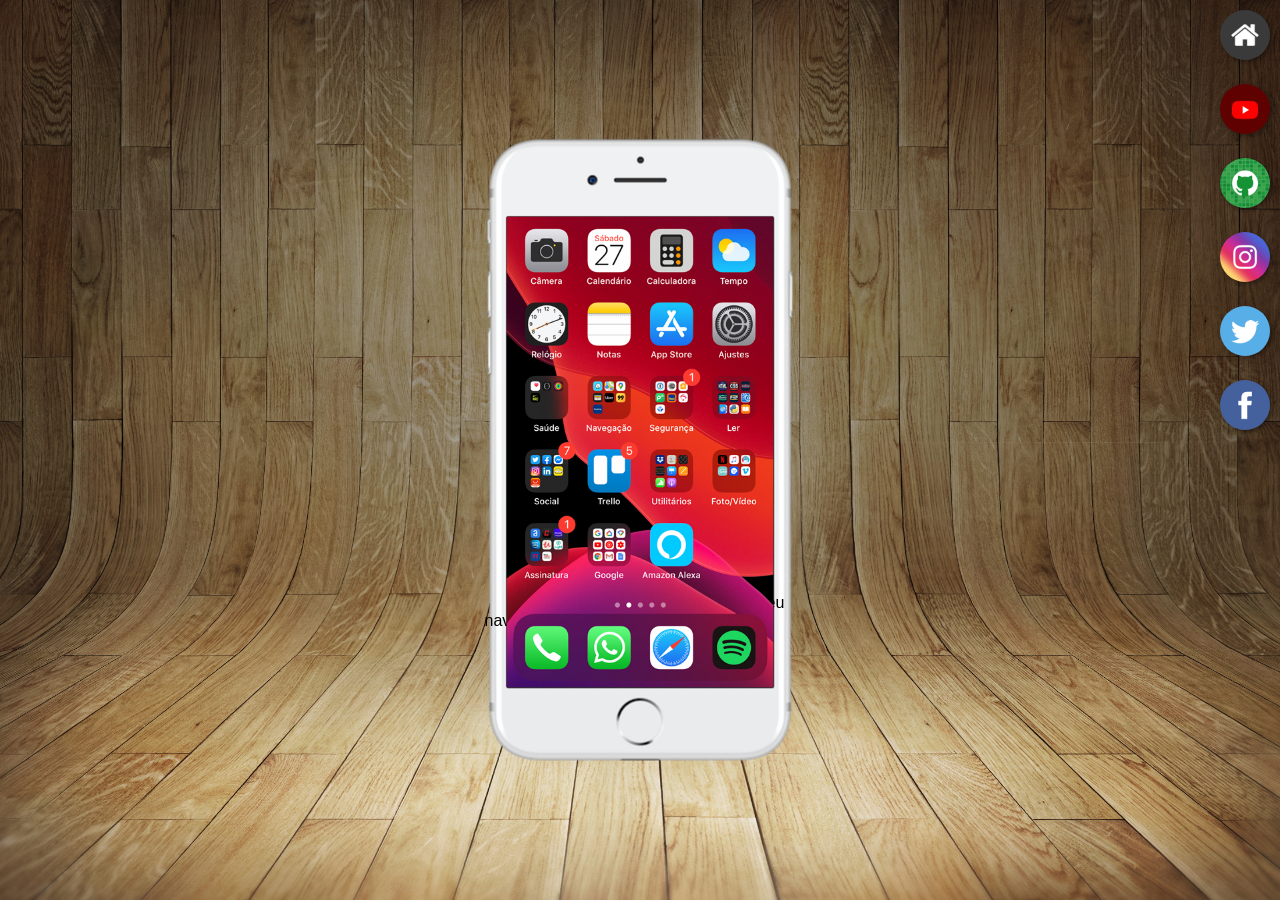
<file: index.html>
<!DOCTYPE html>
<html lang="pt-br">
<head>
    <meta charset="UTF-8">
    <meta name="viewport" content="width=device-width, initial-scale=1.0">
    <link rel="shortcut icon" href="favicon.ico" type="image/x-icon">
    <link rel="stylesheet" href="estilos/style.css">
    <title>Projeto Rede Sociais</title>
</head>
<body>
    <main>
        <section id="telefone">
            <iframe src="home.html" name="tela" id="tela" frameborder="0"></iframe>
            Seu navegador não é compatível com isso.
        </section>
        <section id="redes-sociais">
            <a href="home.html" target="tela"><img src="imagens/logo-home.jpg" alt=""></a><br>
            <a href="youtube.html" target="tela"><img src="imagens/logo-youtube.jpg" alt=""></a><br>
            <a href="github.html" target="tela"><img src="imagens/logo-github.jpg" alt=""></a><br>
            <a href="instagram.html" target="tela"><img src="imagens/logo-instagram.jpg" alt=""></a><br>
            <a href="twitter.html" target="tela"><img src="imagens/logo-twitter.jpg" alt=""></a><br>
            <a href="facebook.html" target="tela"><img src="imagens/logo-facebook.jpg" alt=""></a>

        </section>
    </main>
</body>
</html>
</file>
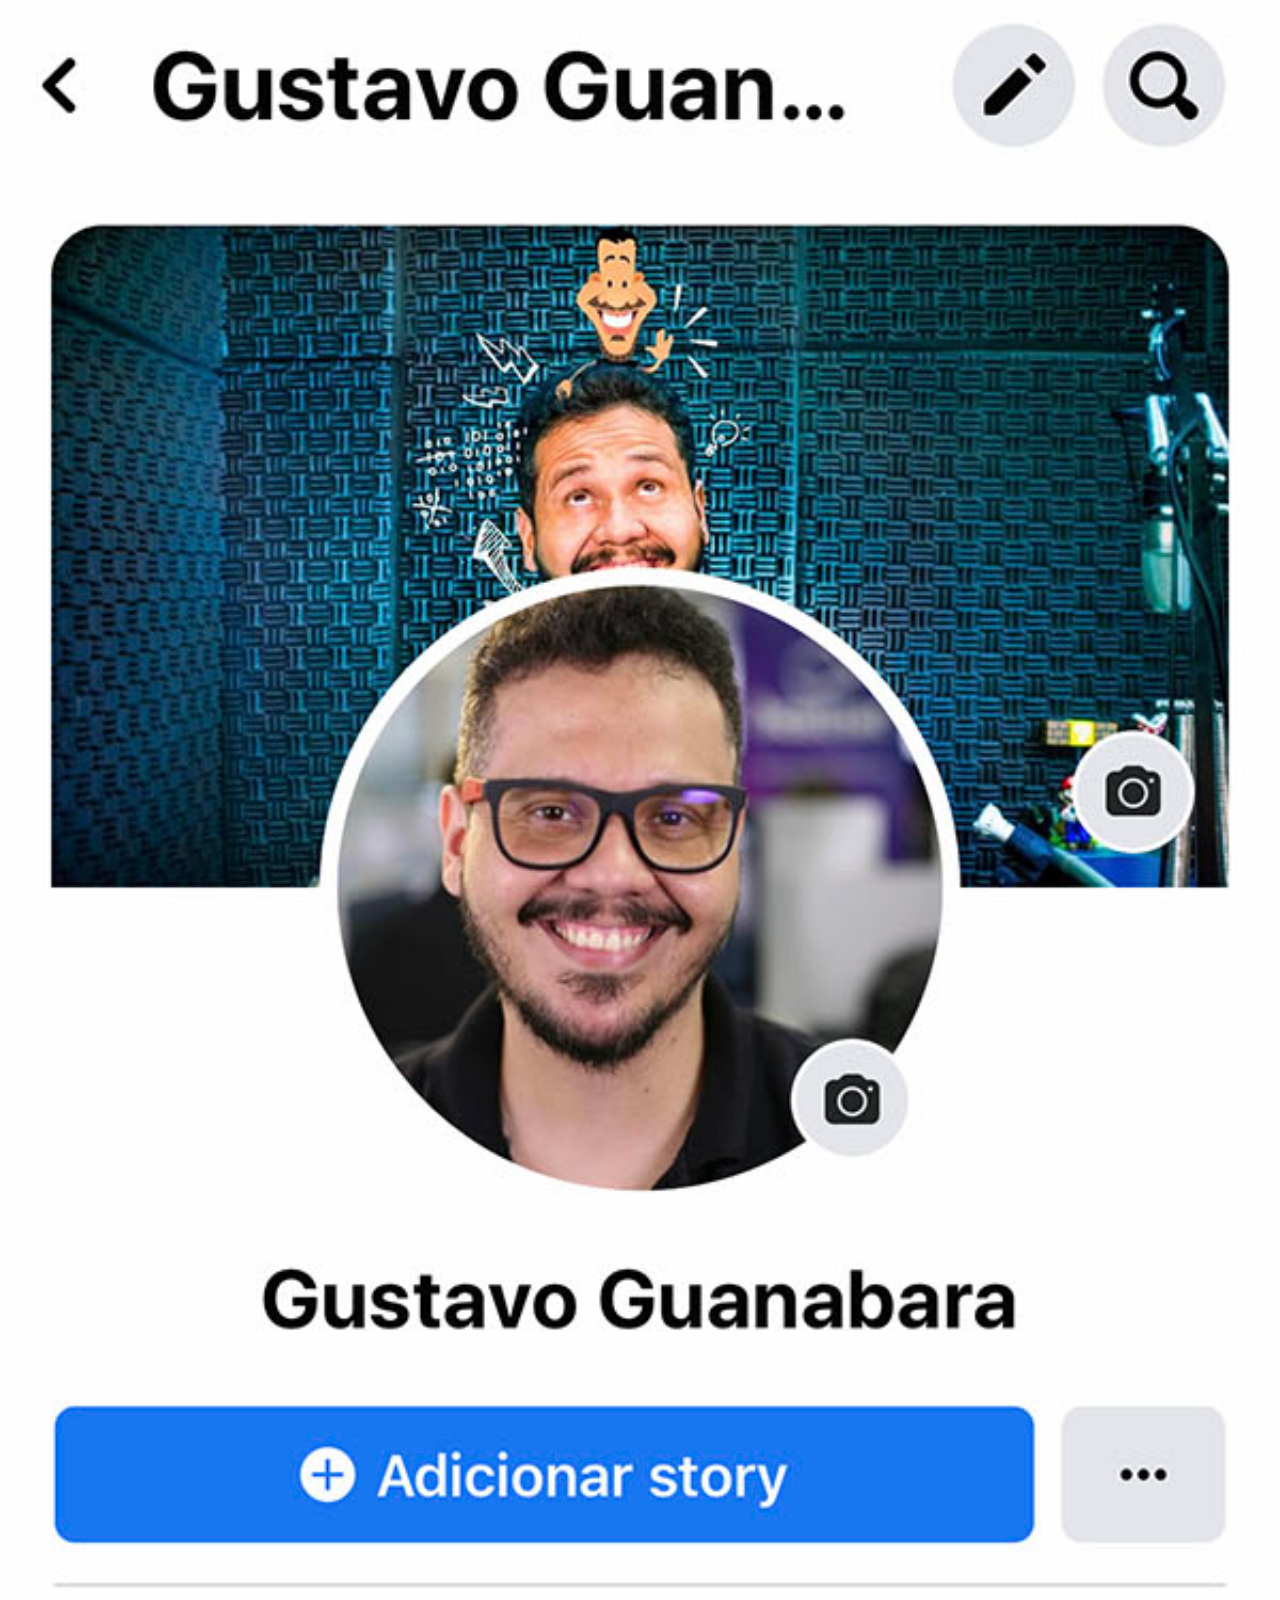
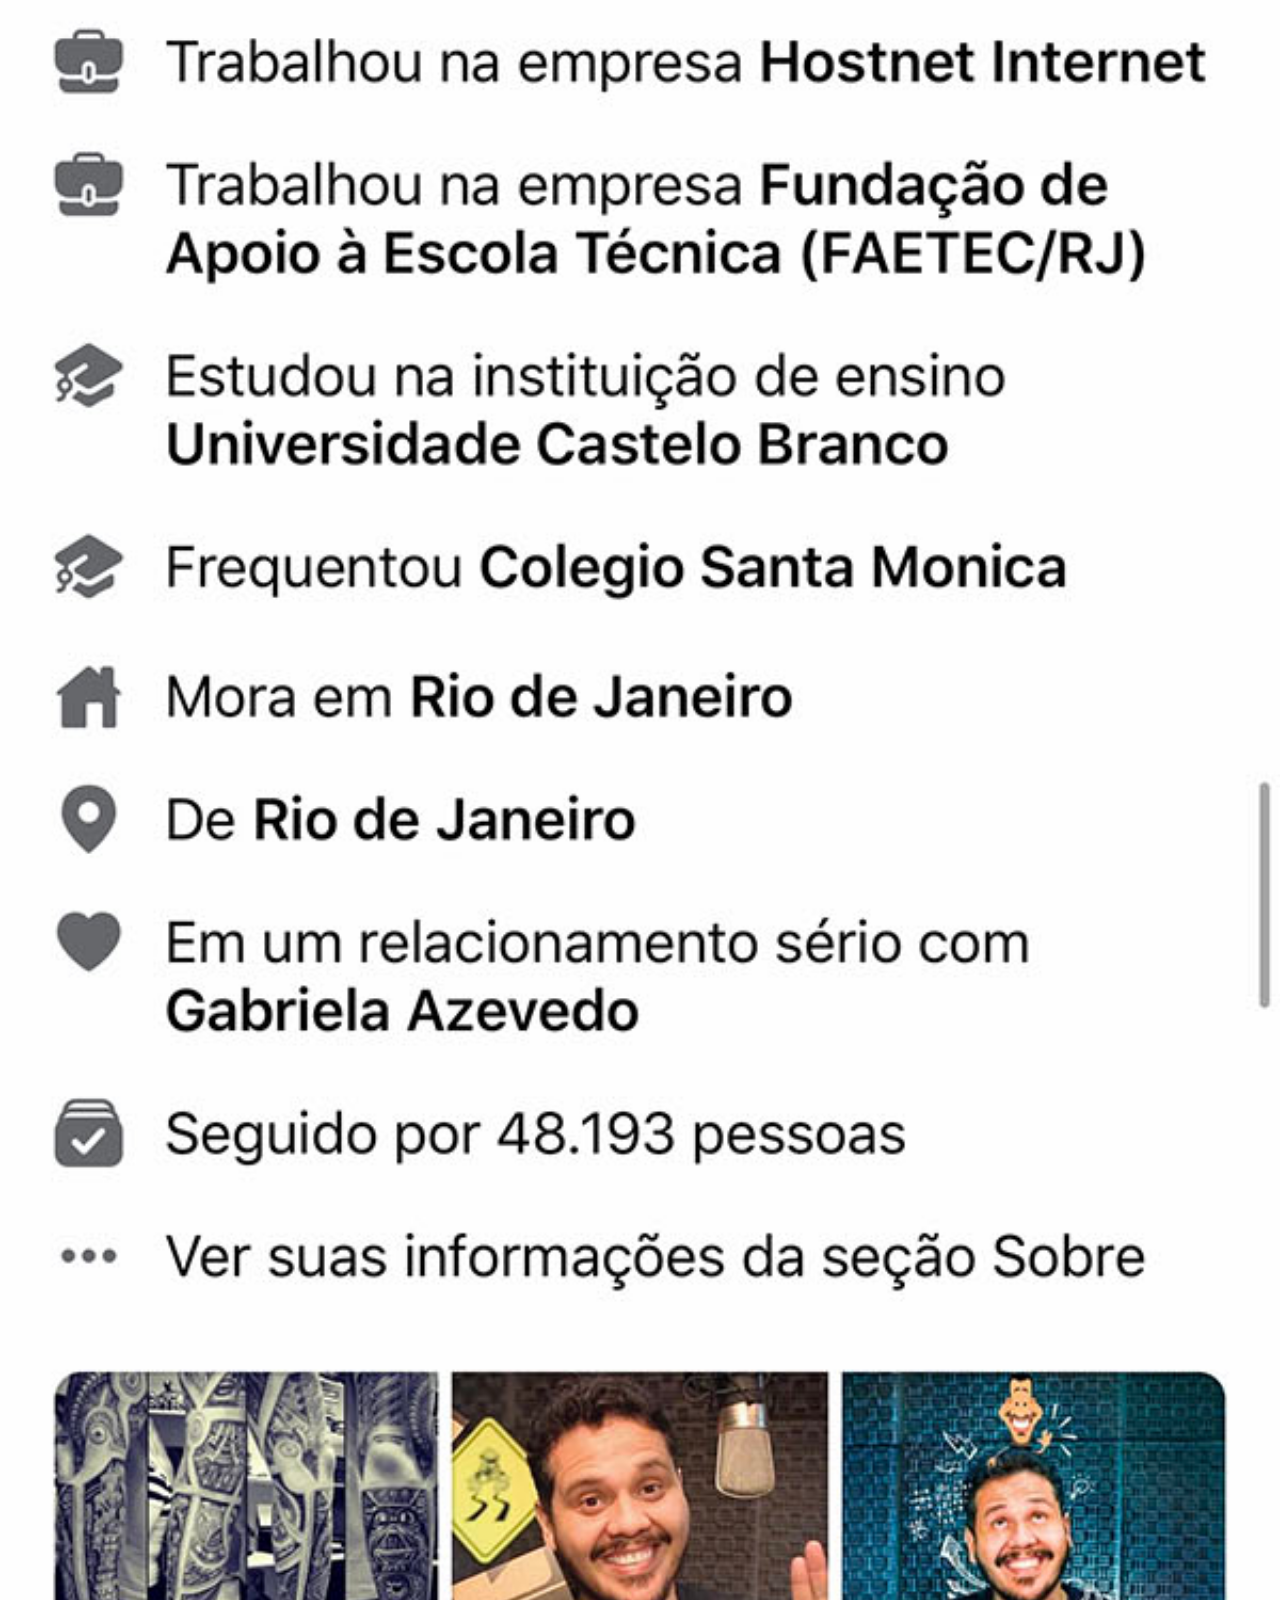
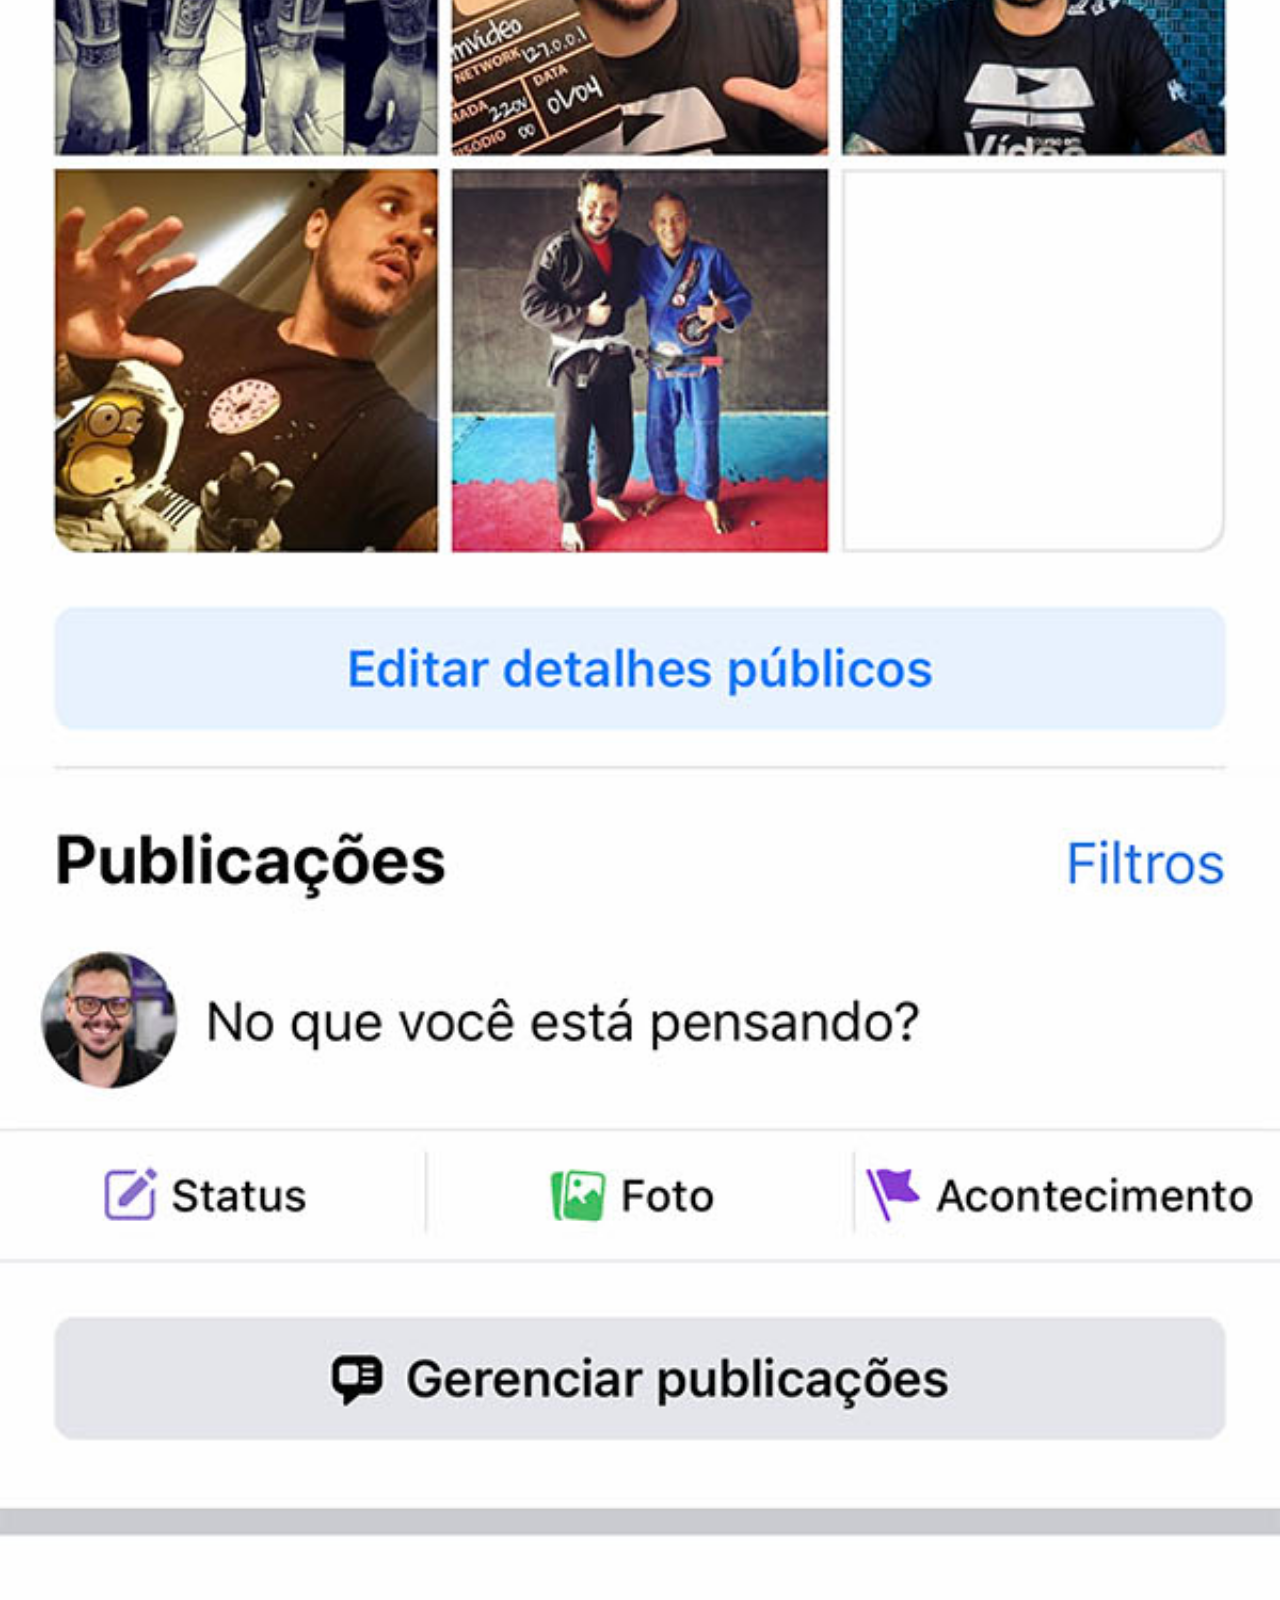
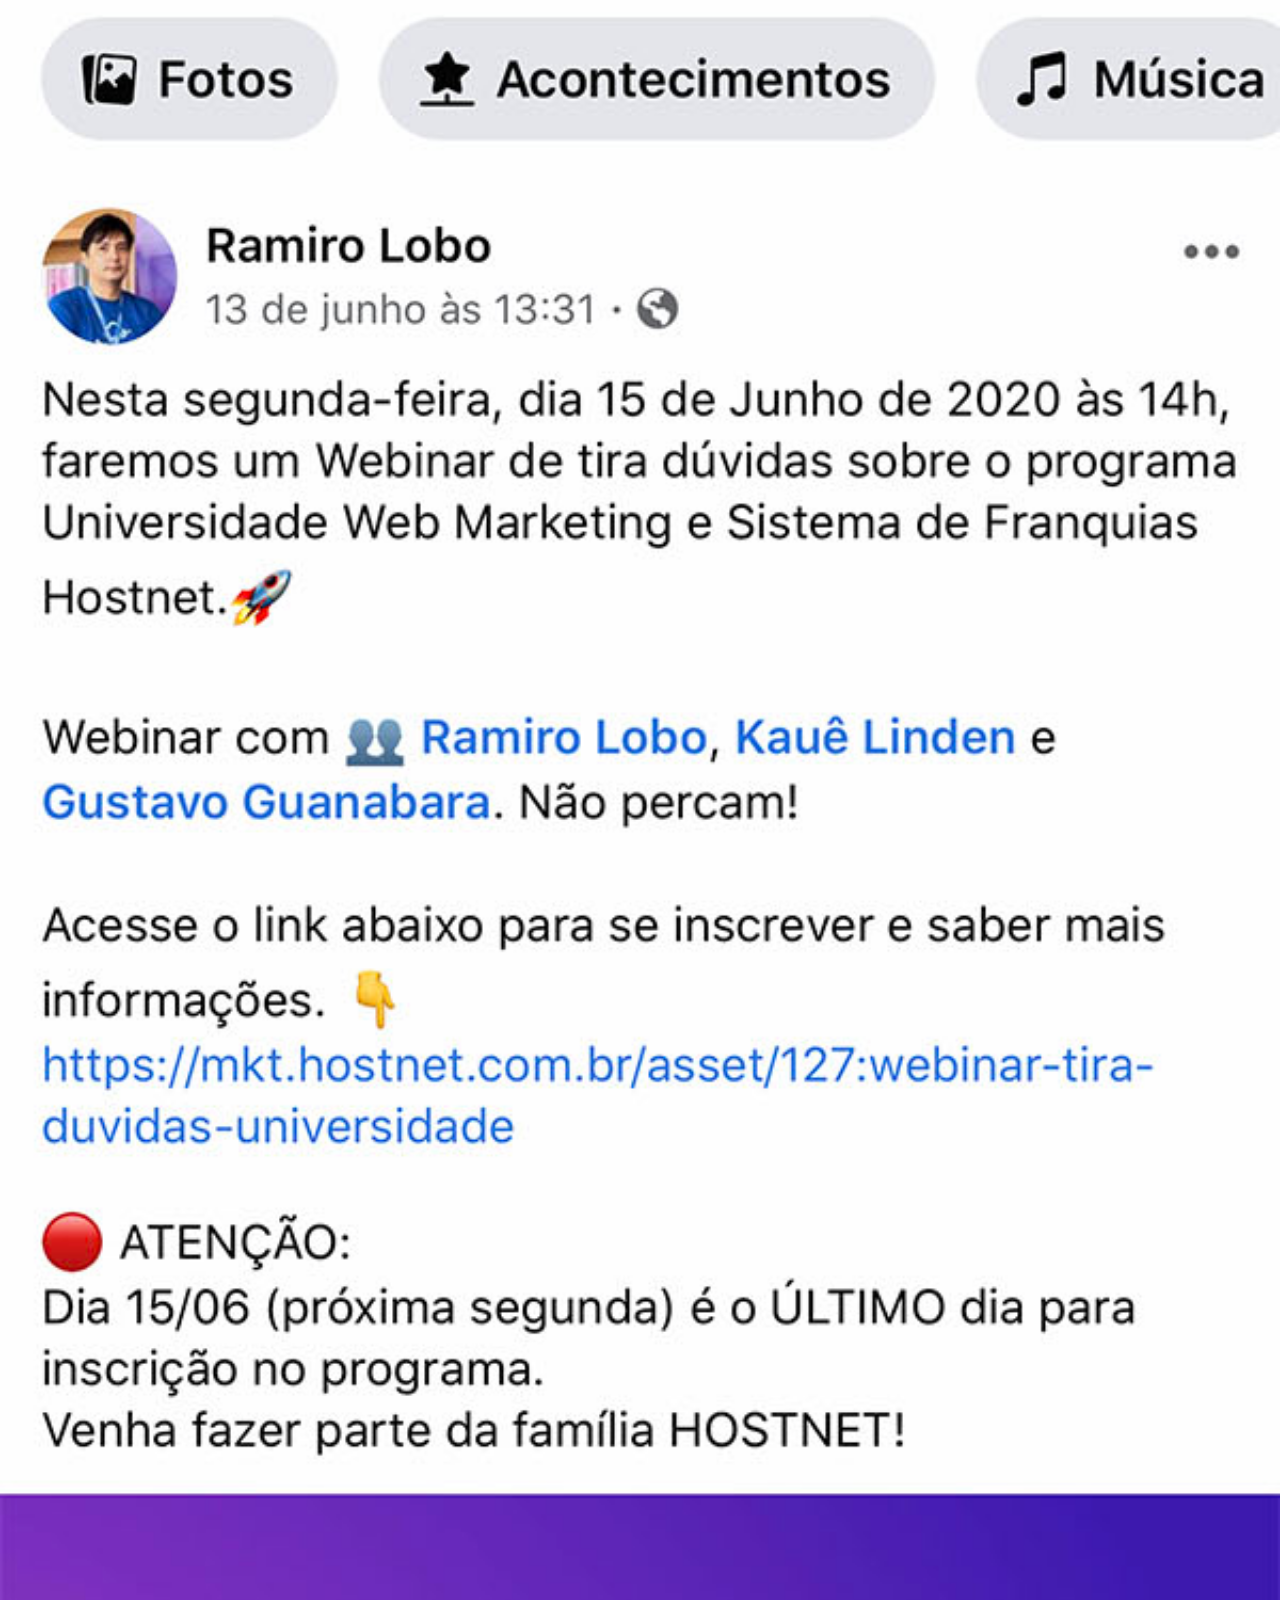
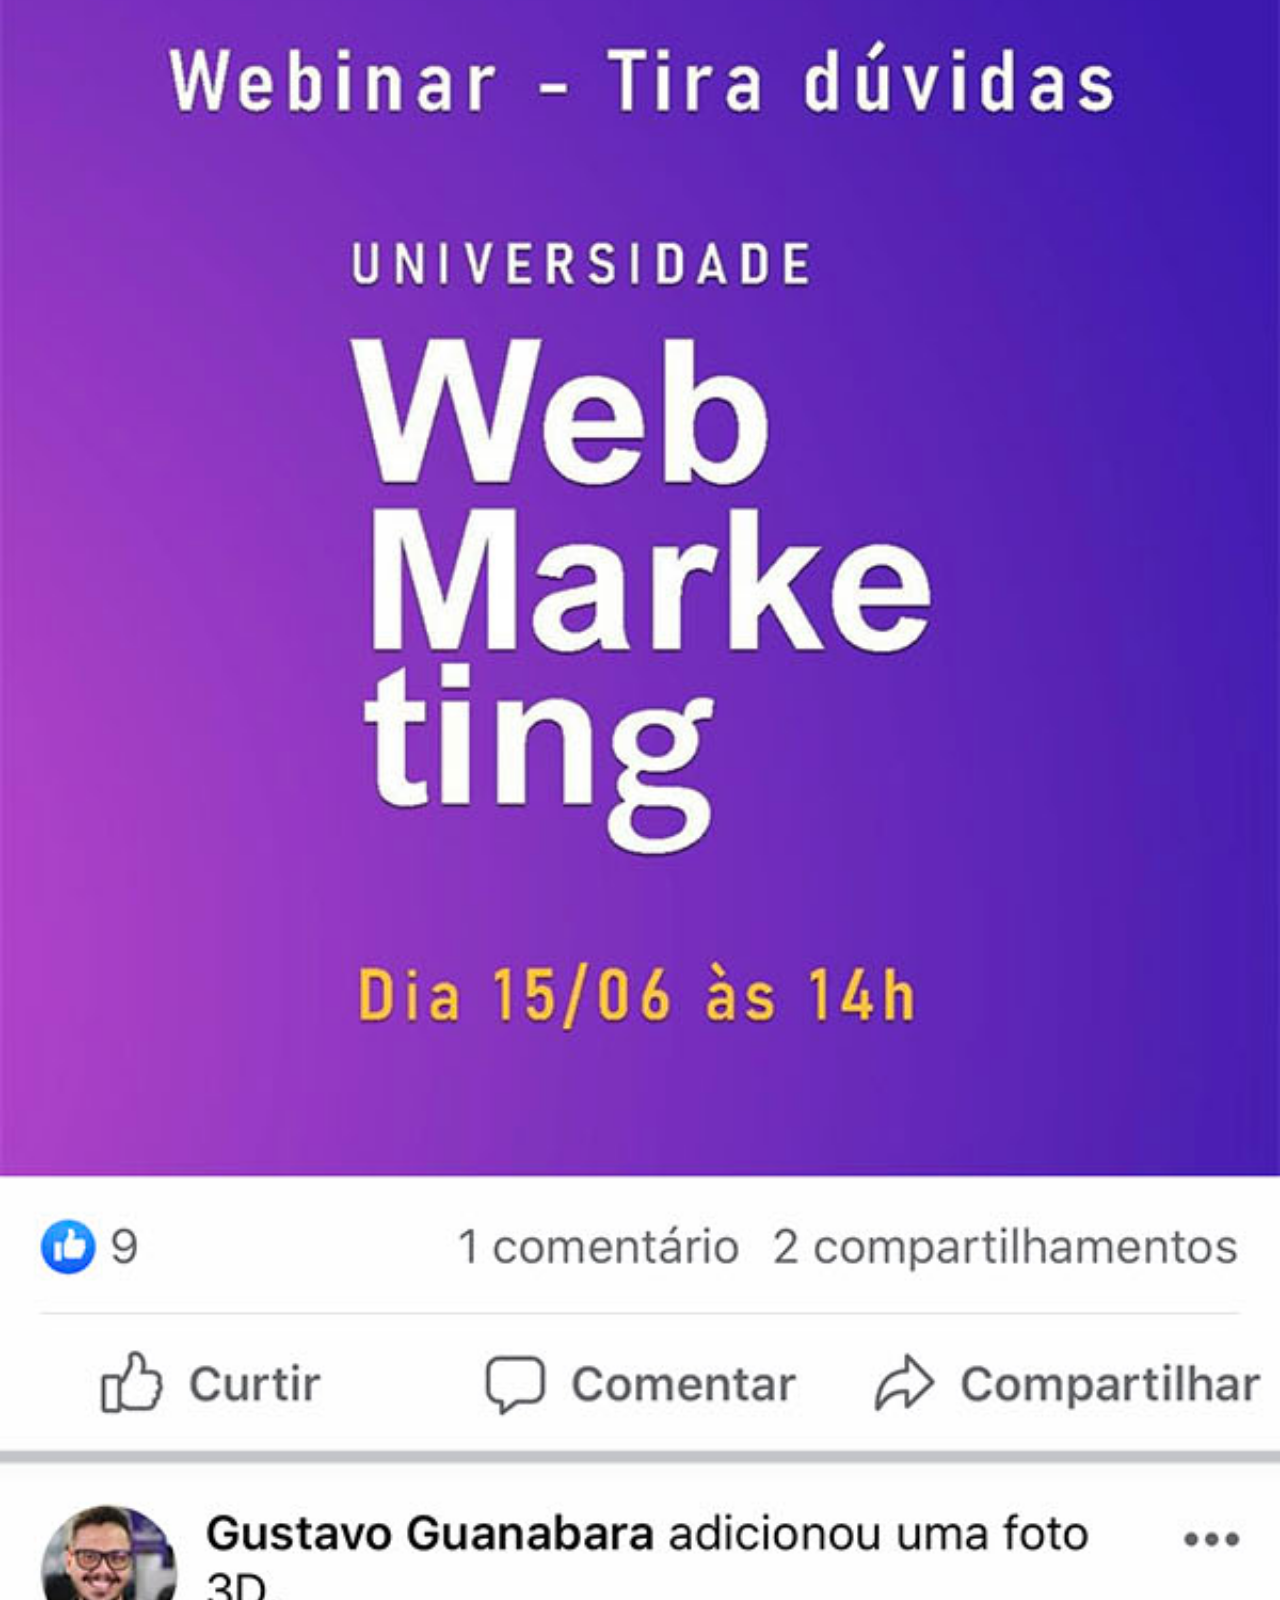
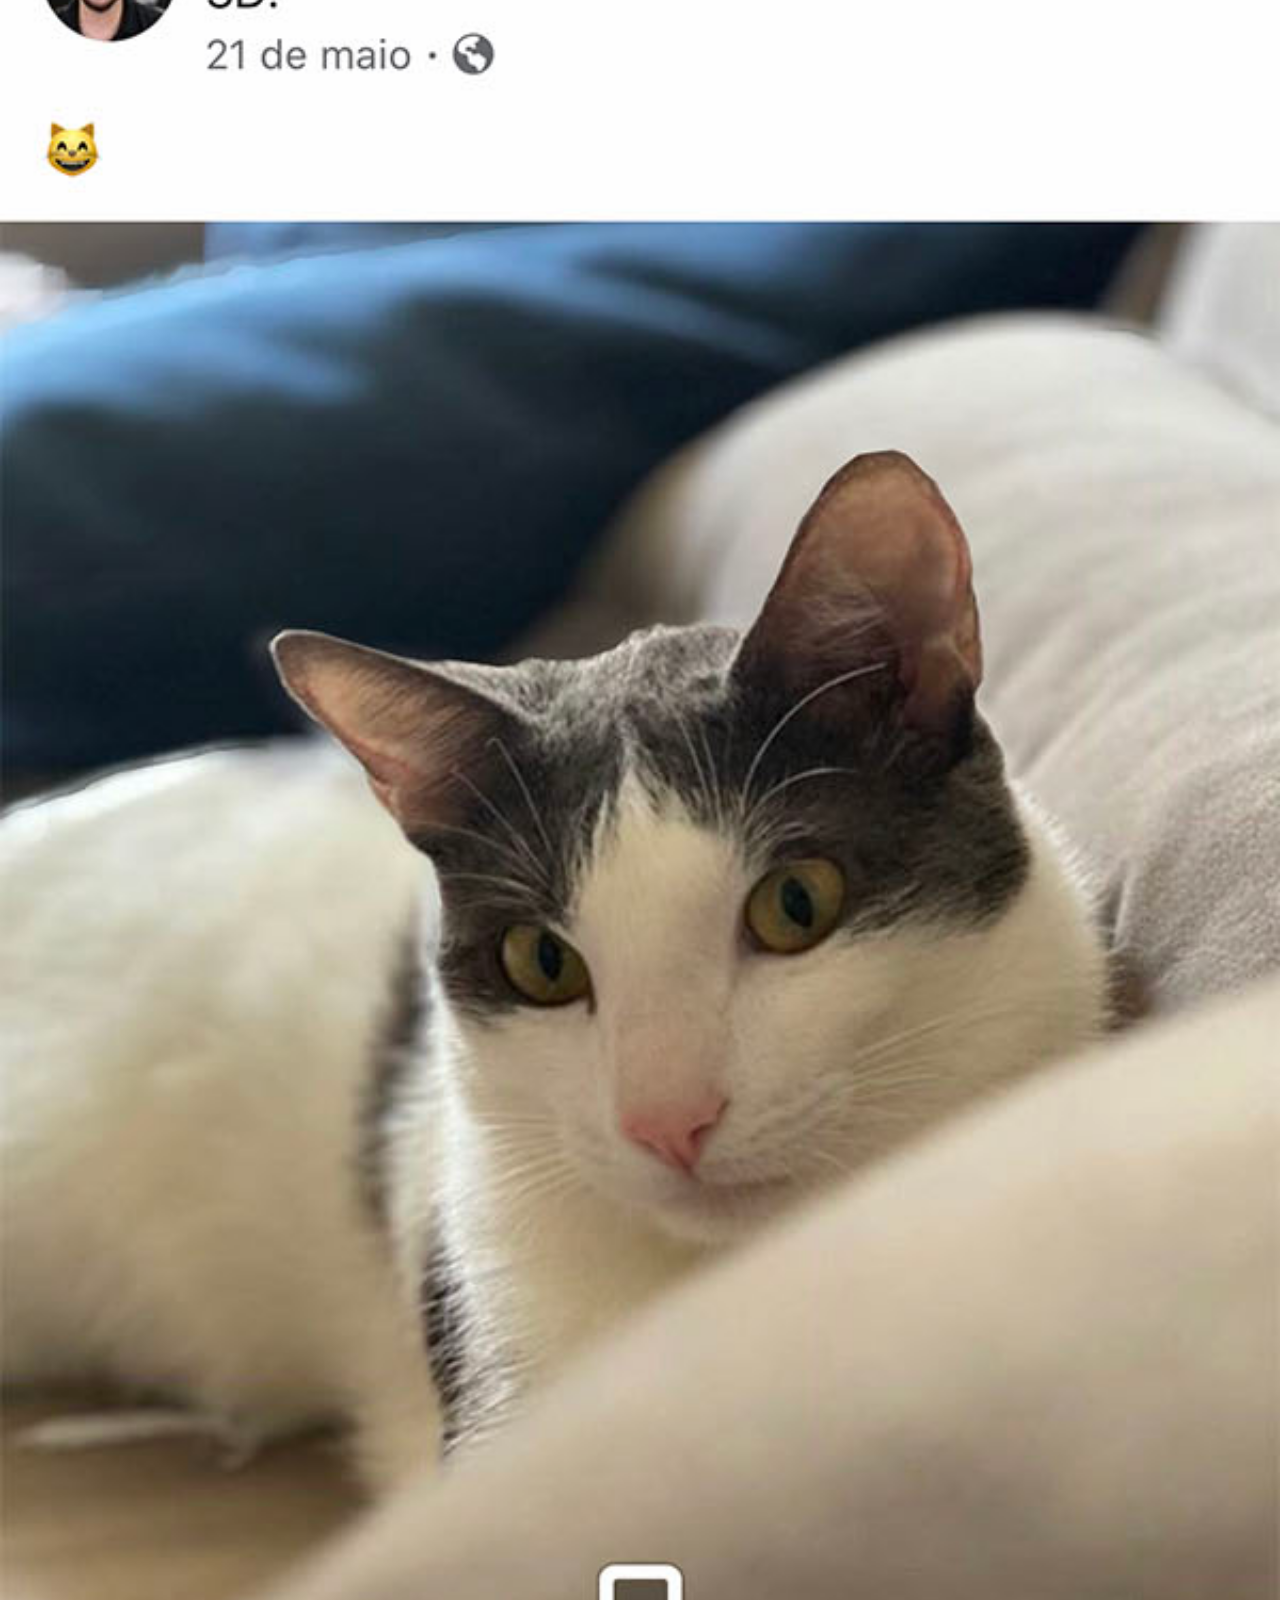
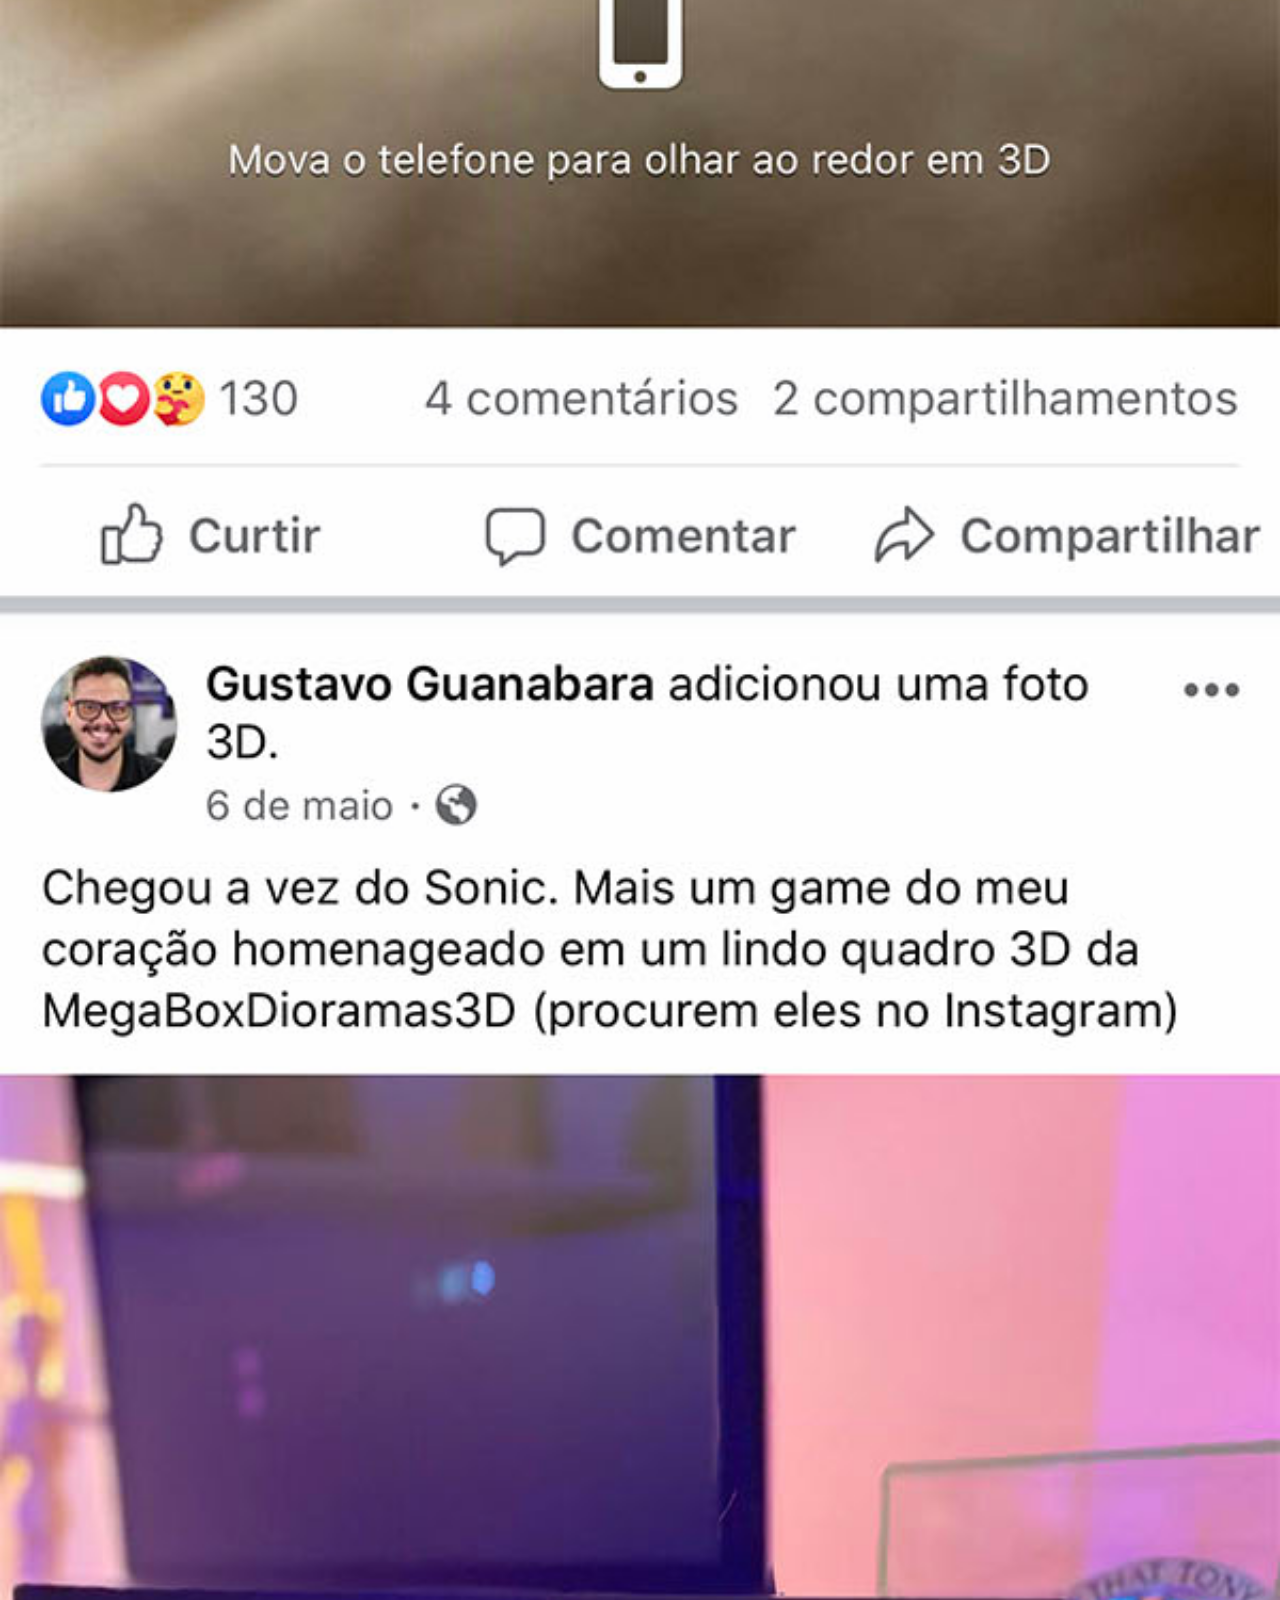
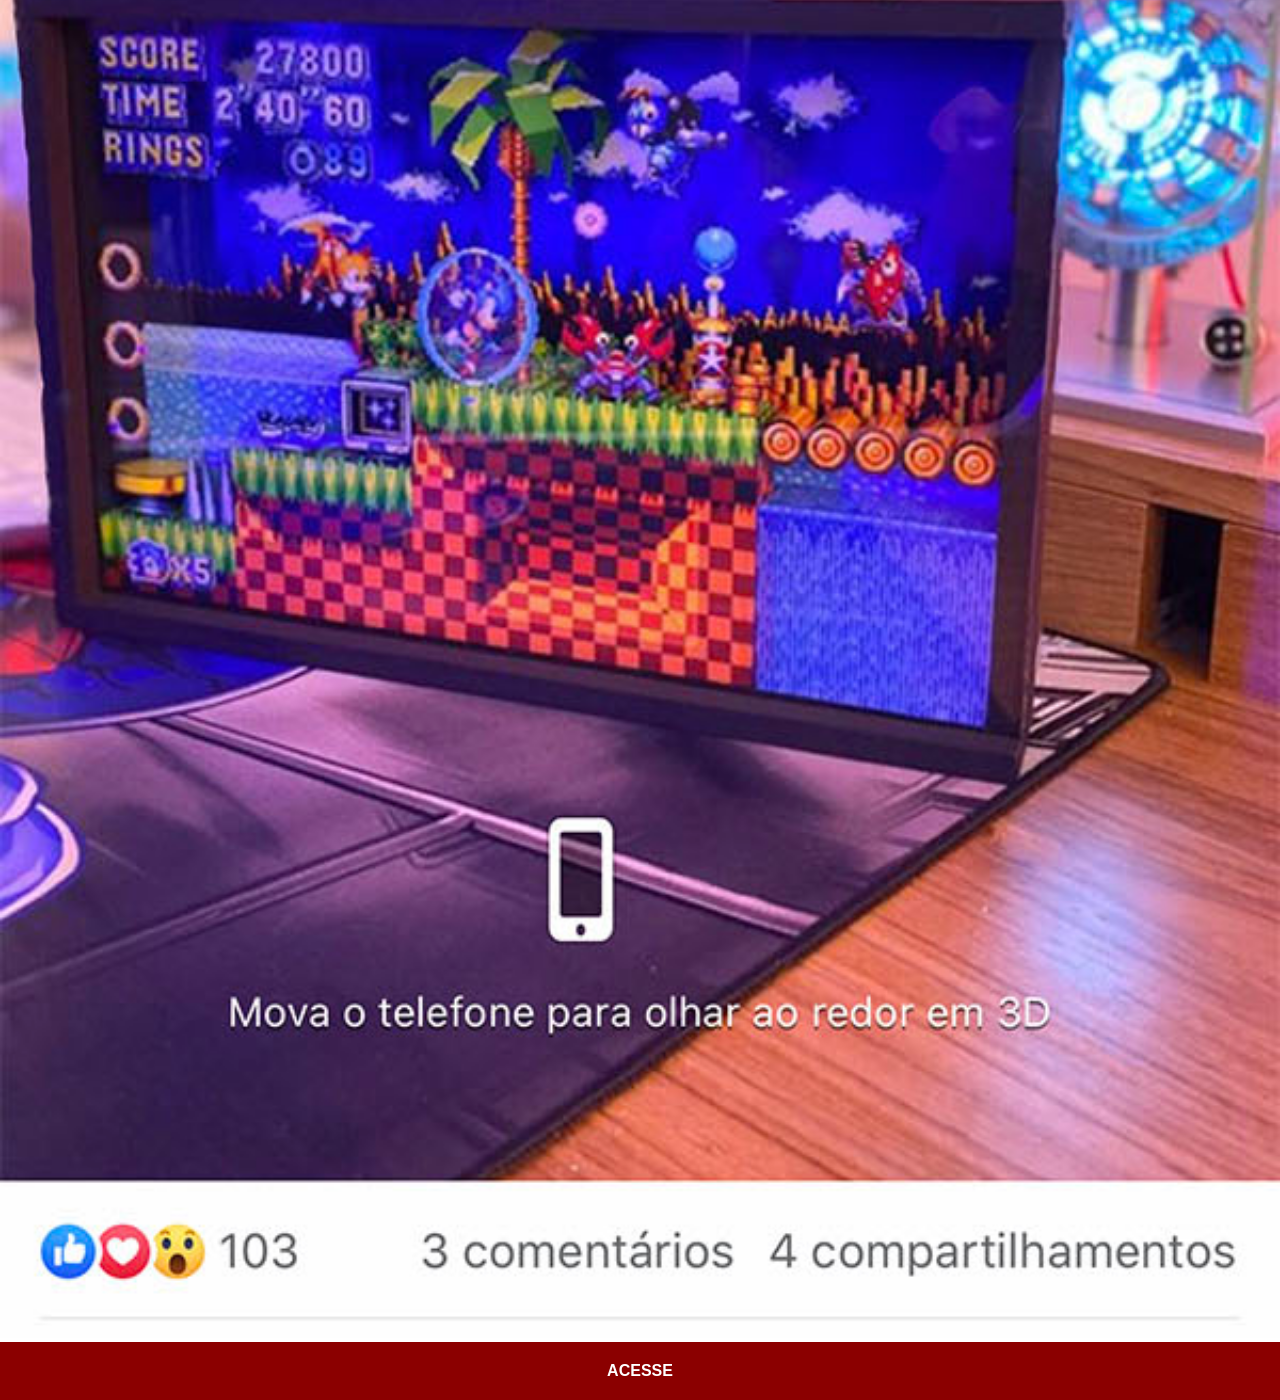
<file: facebook.html>
<!DOCTYPE html>
<html lang="pt-br">
<head>
    <meta charset="UTF-8">
    <meta name="viewport" content="width=device-width, initial-scale=1.0">
    <title>Facebook</title>
    <link rel="stylesheet" href="estilo/social.css">
</head>
<body>
    <img src="imagens/tela-facebook.jpg" alt="Facebook">
    <a href="https://www.facebook.com/gustavoguanabara/?locale=pt_BR" target="_blank">ACESSE</a>
</body>
</html>
</file>
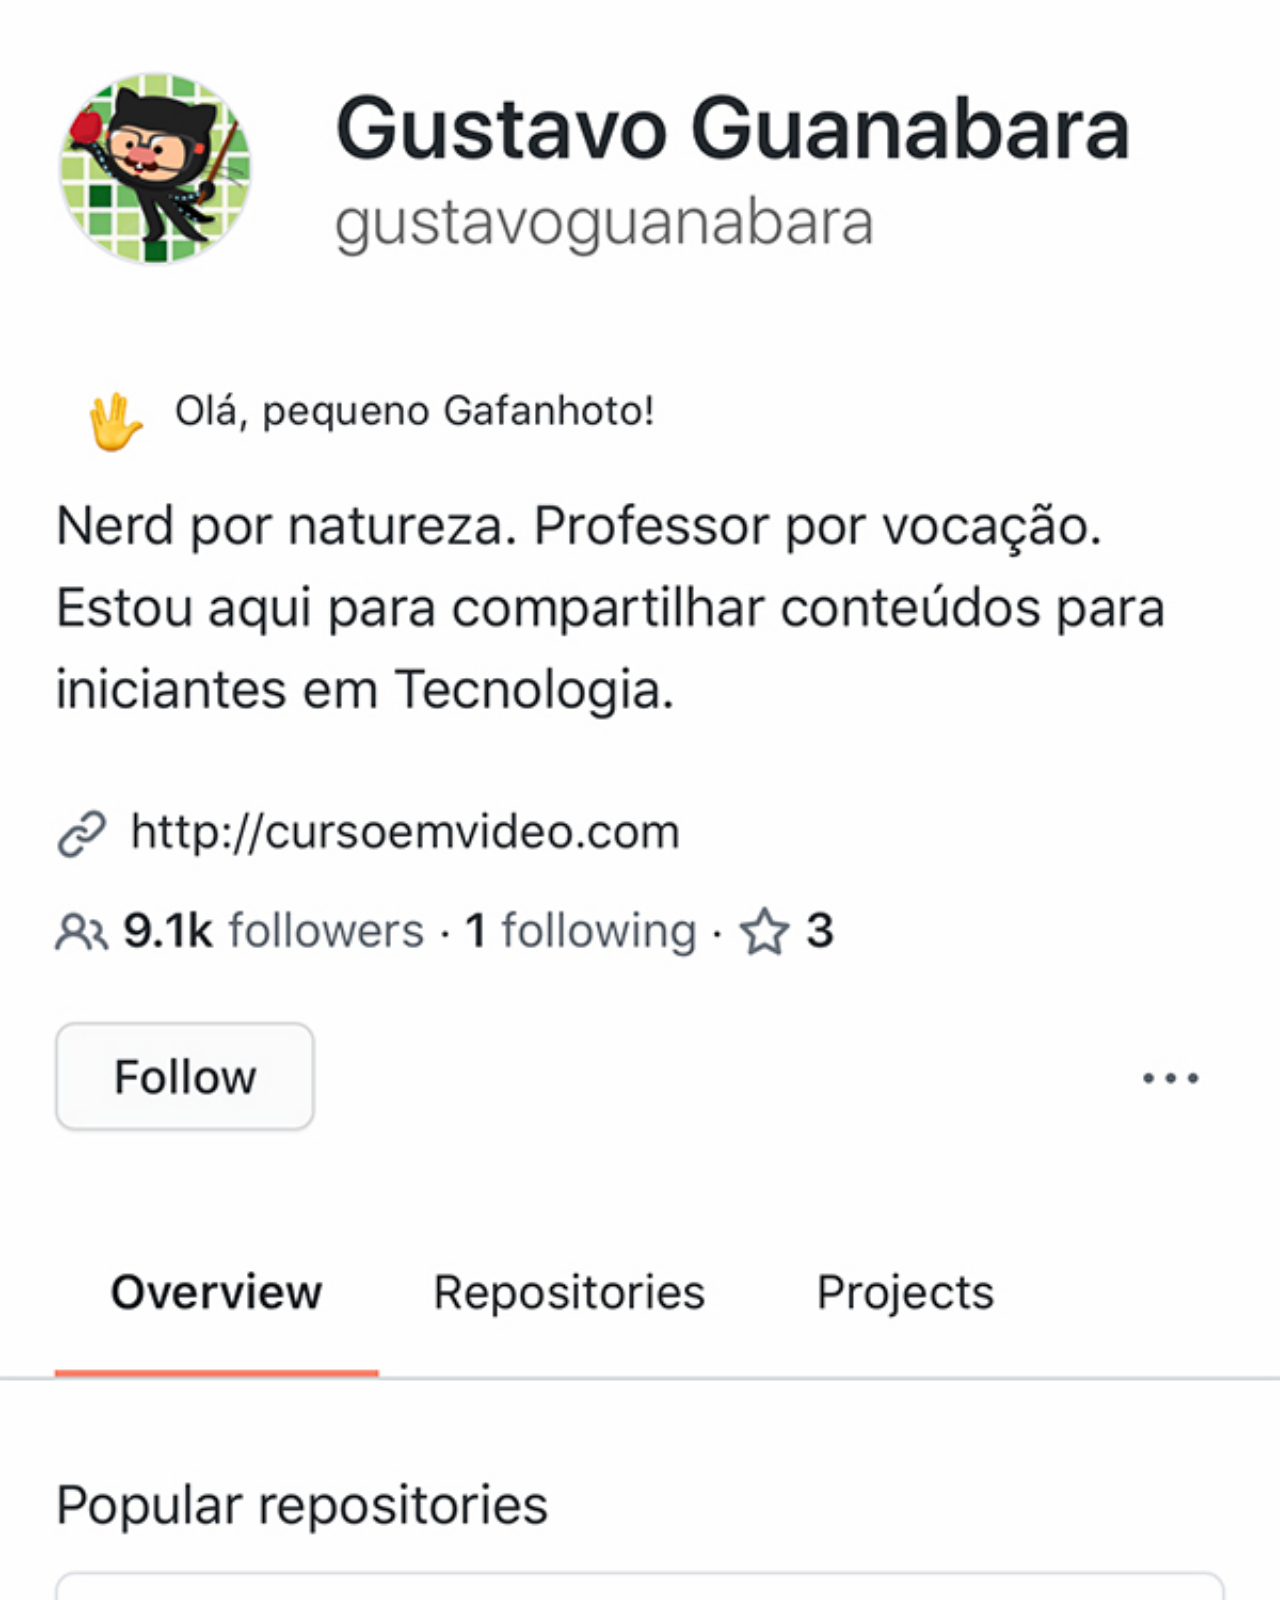
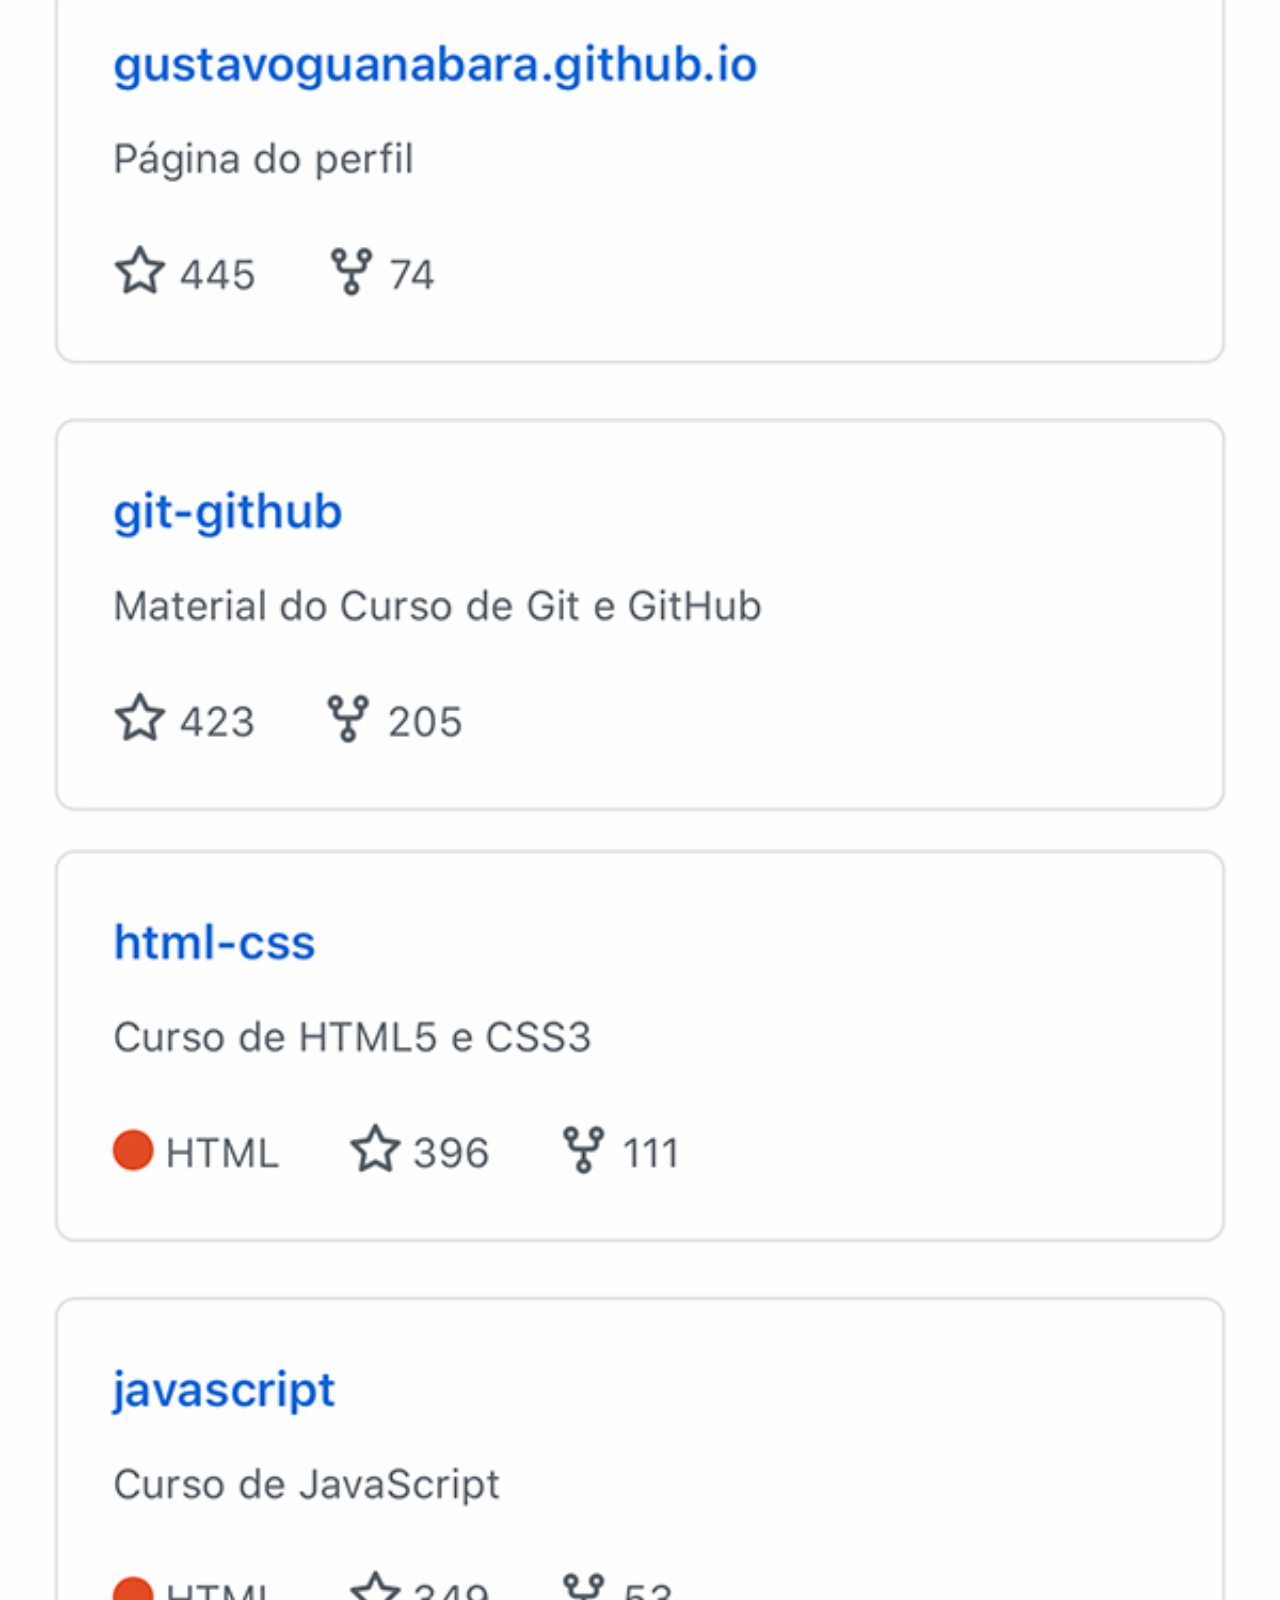
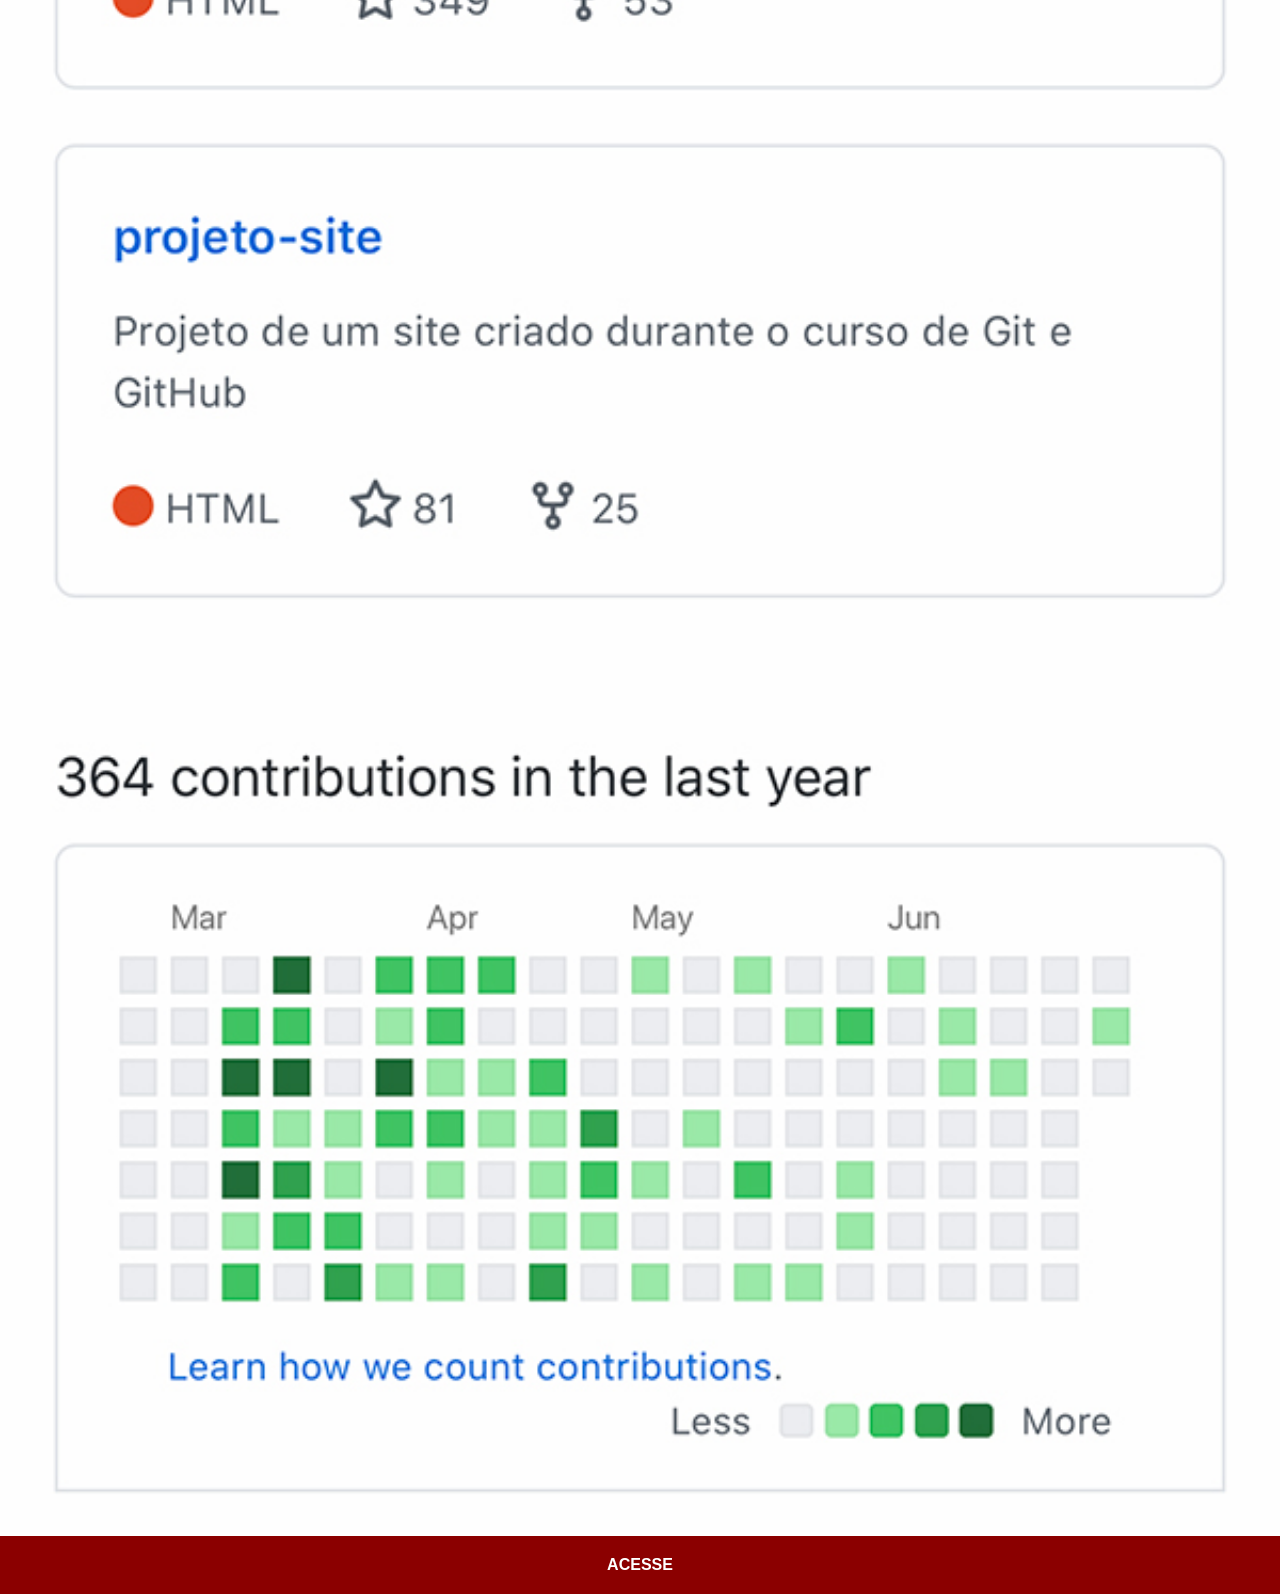
<file: github.html>
<!DOCTYPE html>
<html lang="pt-br">
<head>
    <meta charset="UTF-8">
    <meta name="viewport" content="width=device-width, initial-scale=1.0">
    <title>GitHub</title>
    <link rel="stylesheet" href="estilo/social.css">
</head>
<body>
    <img src="imagens/tela-github.jpg" alt="Github">
    <a href="https://github.com/gustavoguanabara" target="_blank">ACESSE</a>
</body>
</html>
</file>
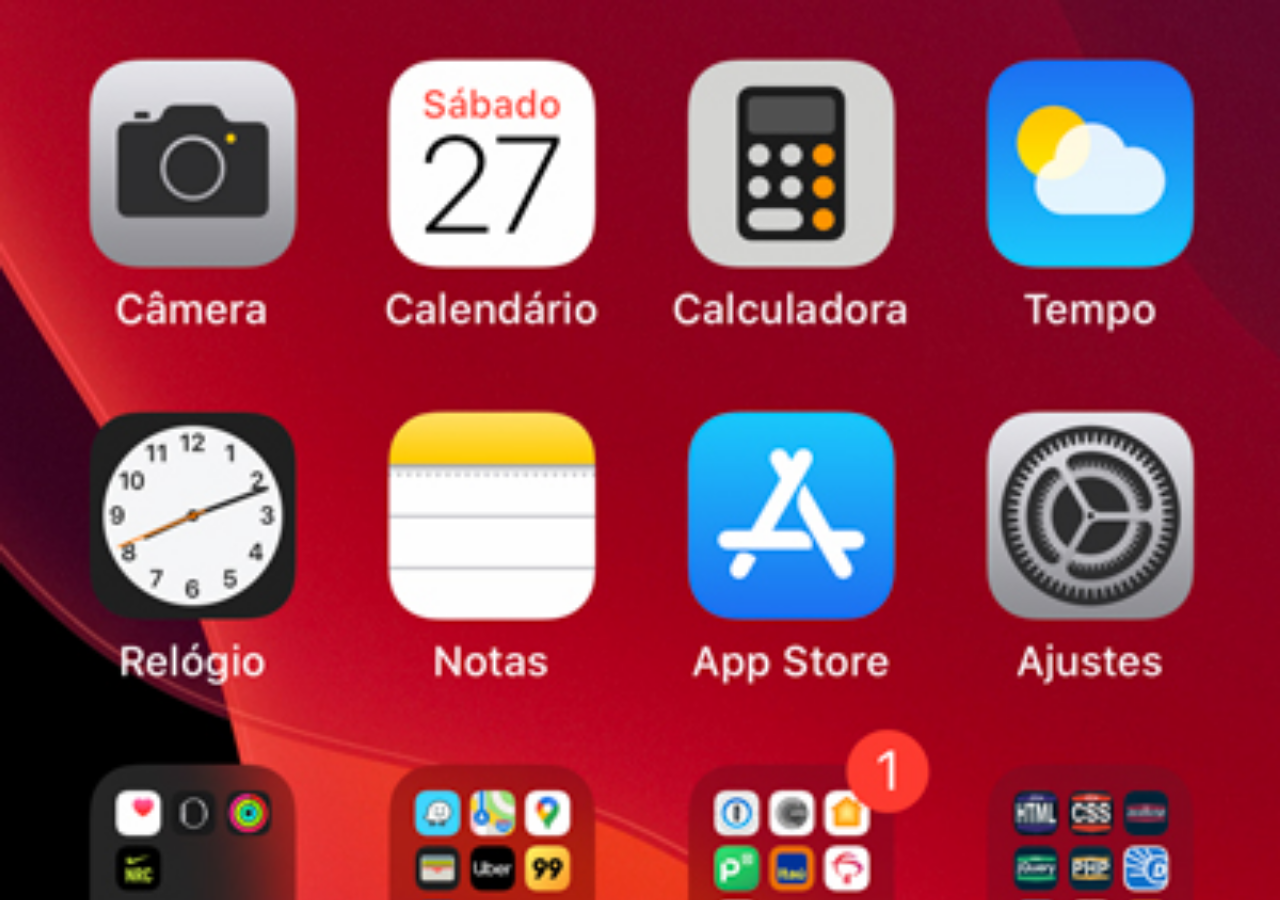
<file: home.html>
<!DOCTYPE html>
<html lang="pt-br">
<head>
    <meta charset="UTF-8">
    <meta name="viewport" content="width=device-width, initial-scale=1.0">
    <title>Home</title>
</head>
<style>
        * {
            margin: 0px;
            padding: 0px;
        }

        body {
            width: 100vw;
            height: 100vh;
            background: black url('imagens/tela-home.jpg') no-repeat top center;
            background-size: cover;
        }
</style>
<body>
    
</body>
</html>
</file>
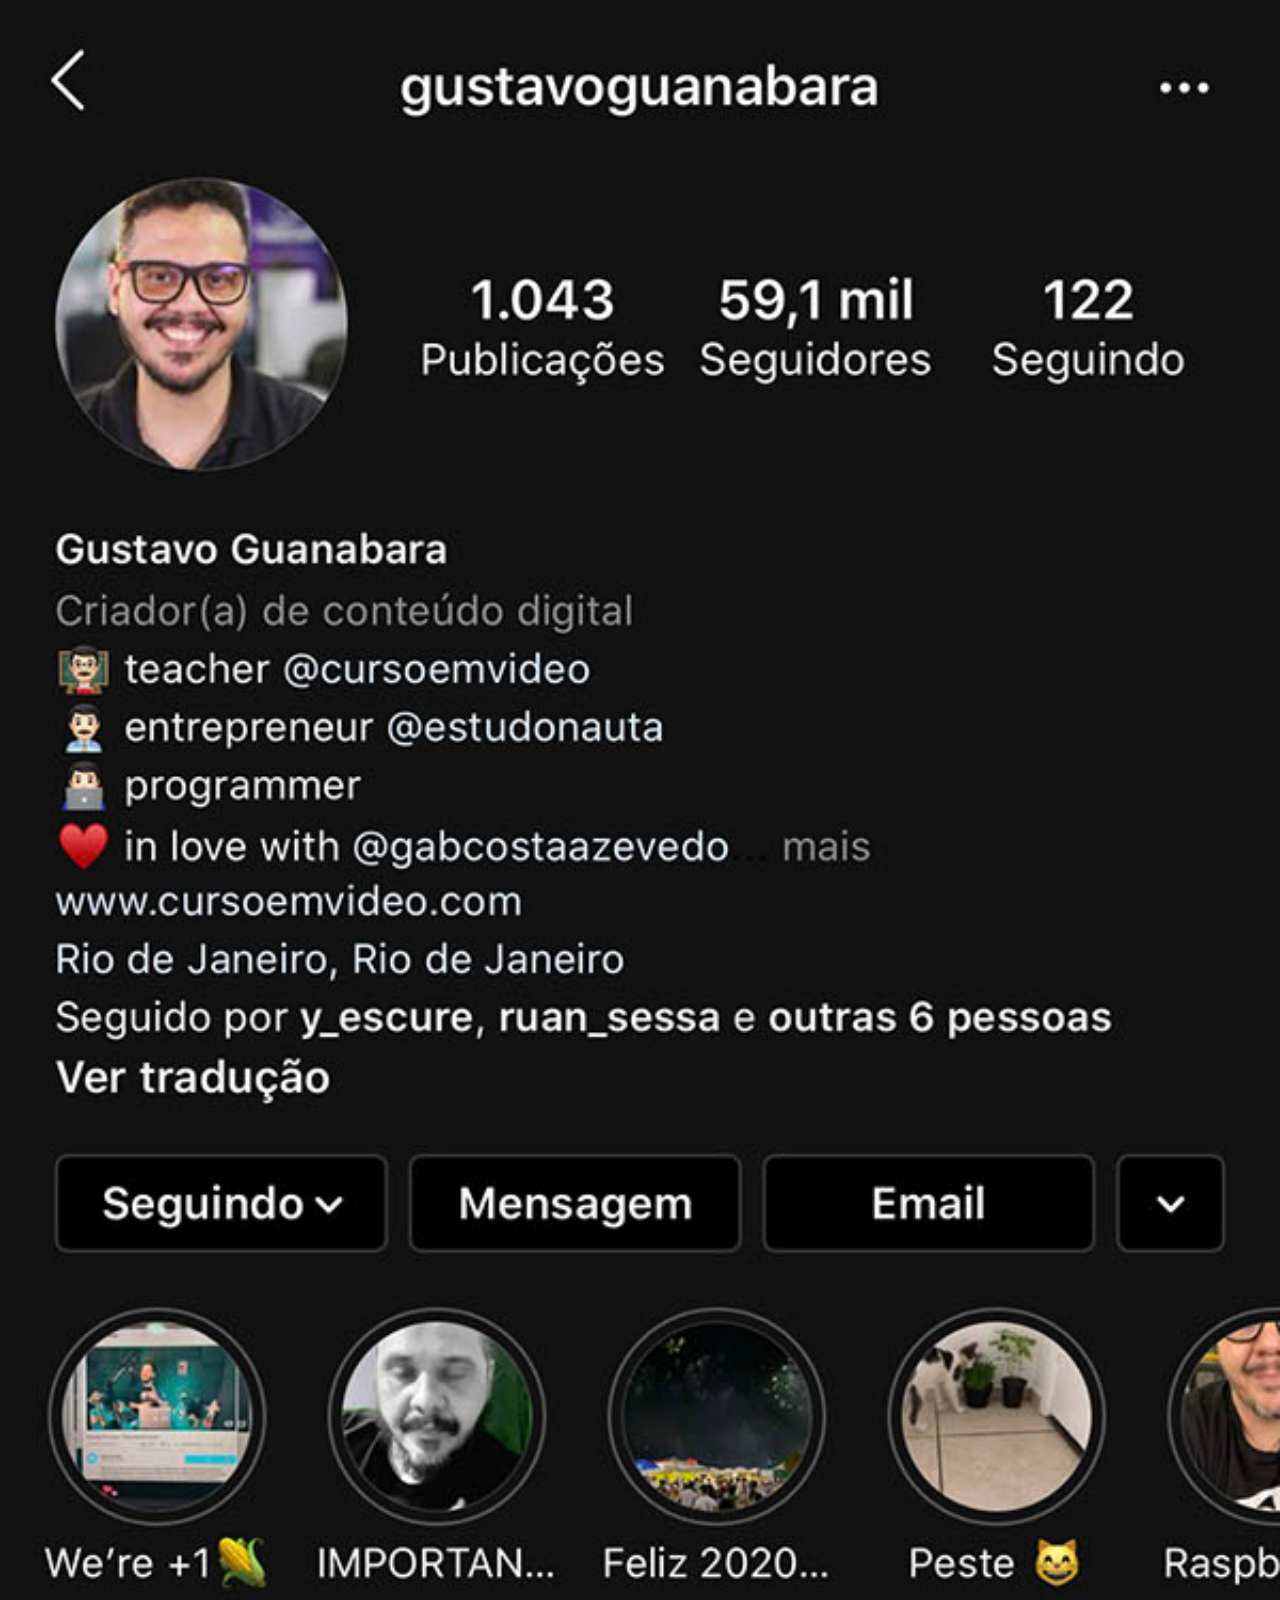
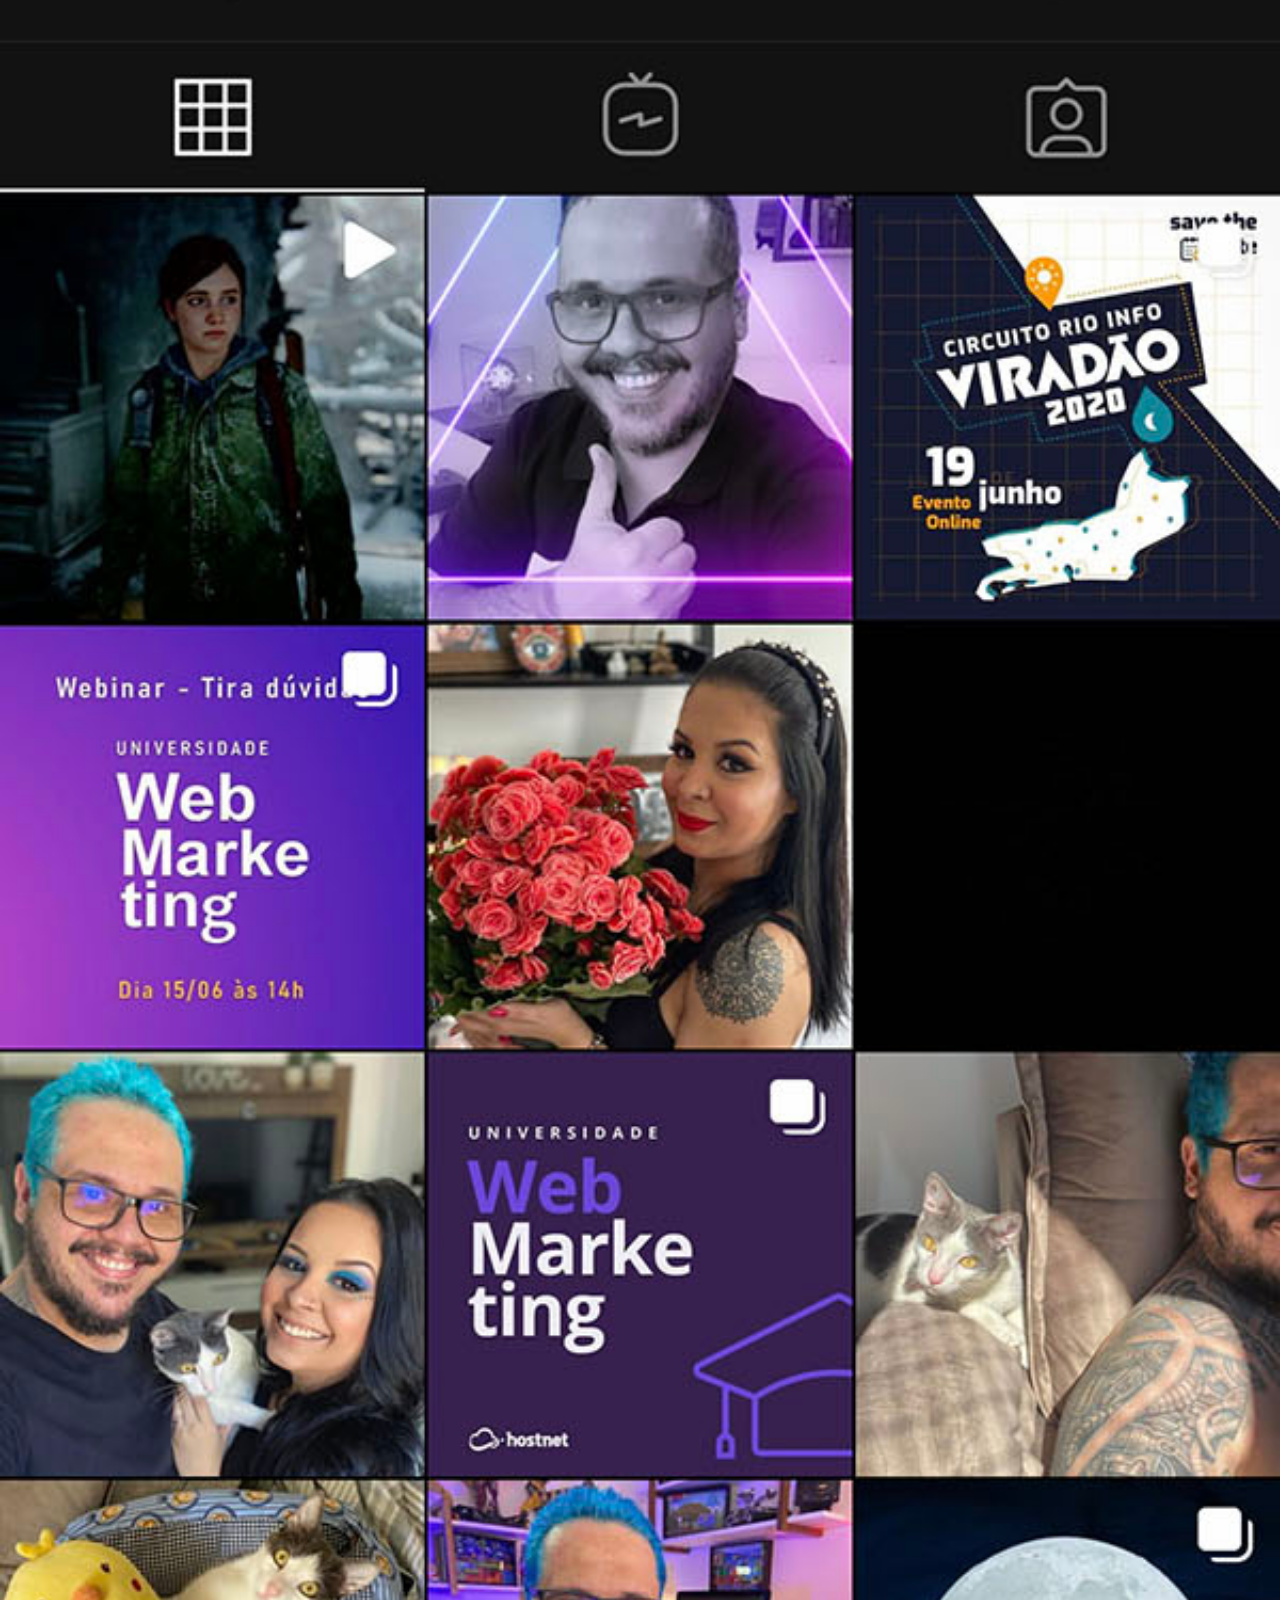
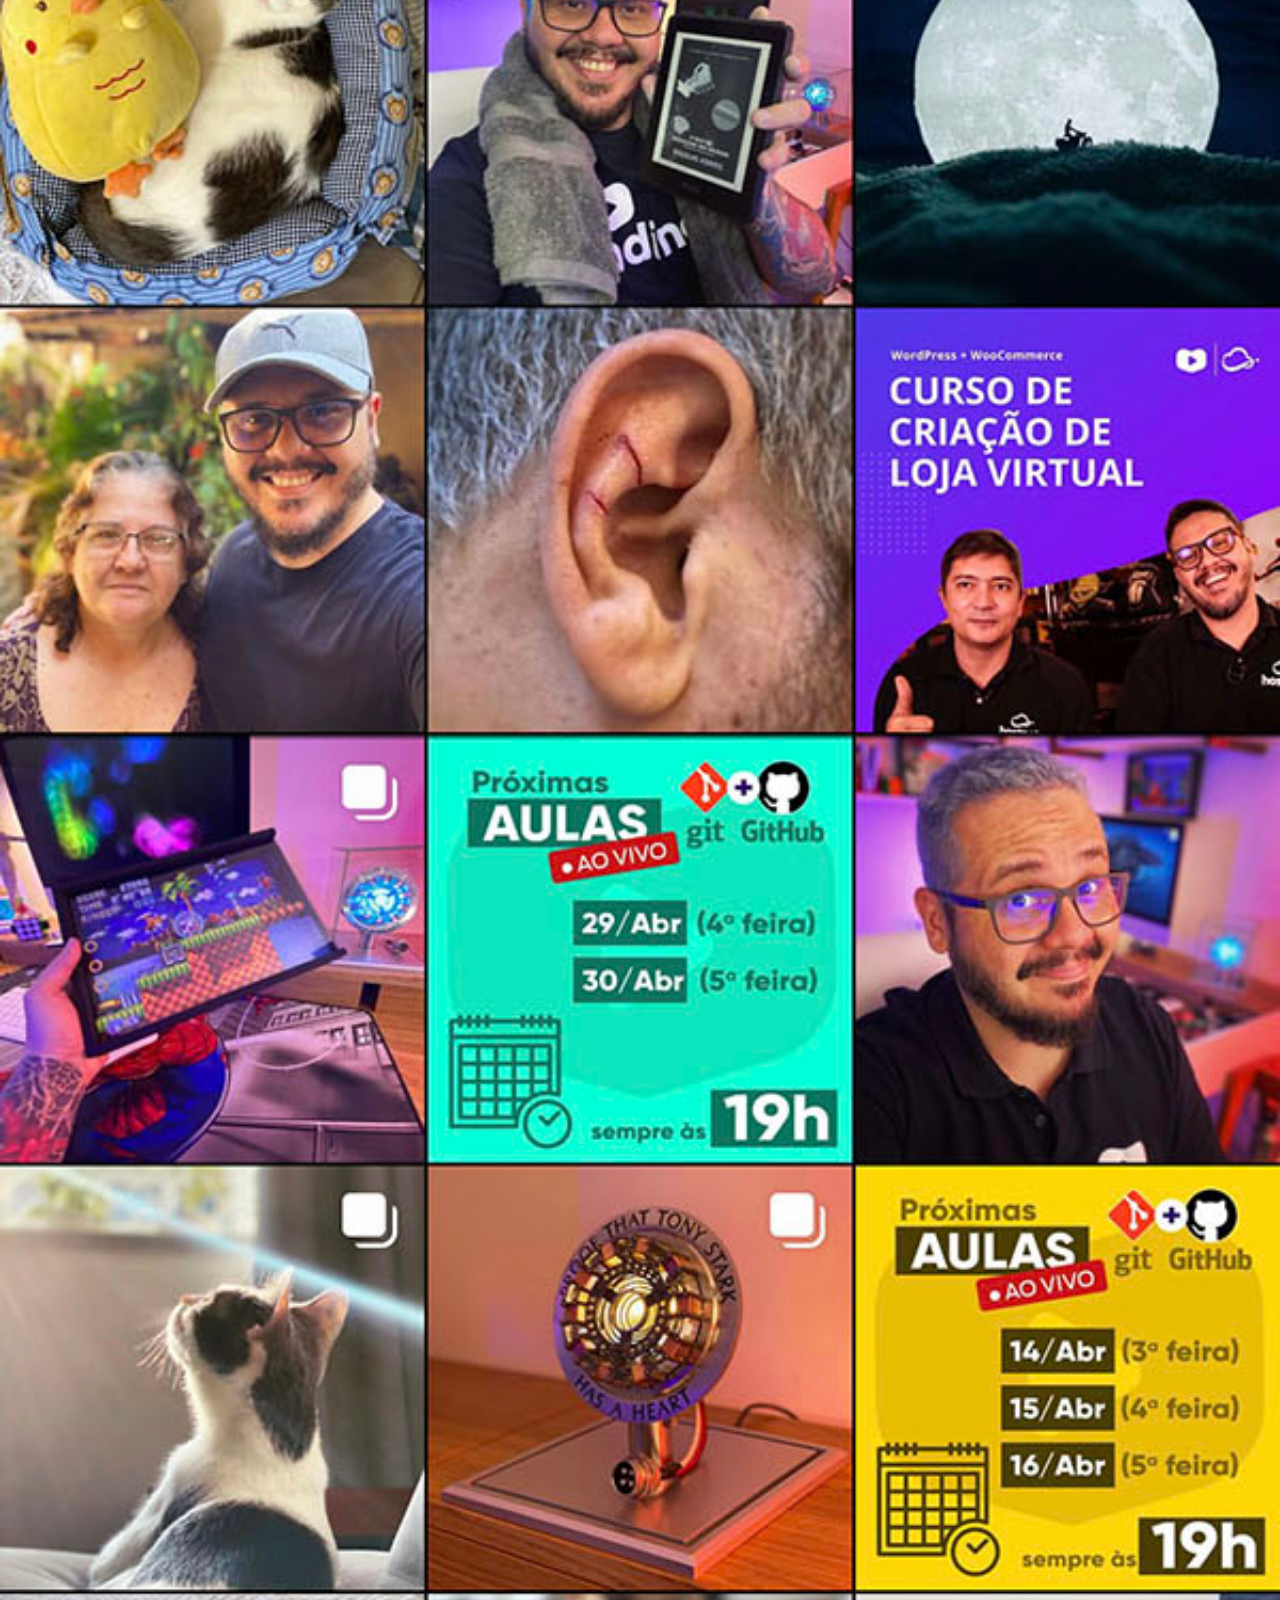
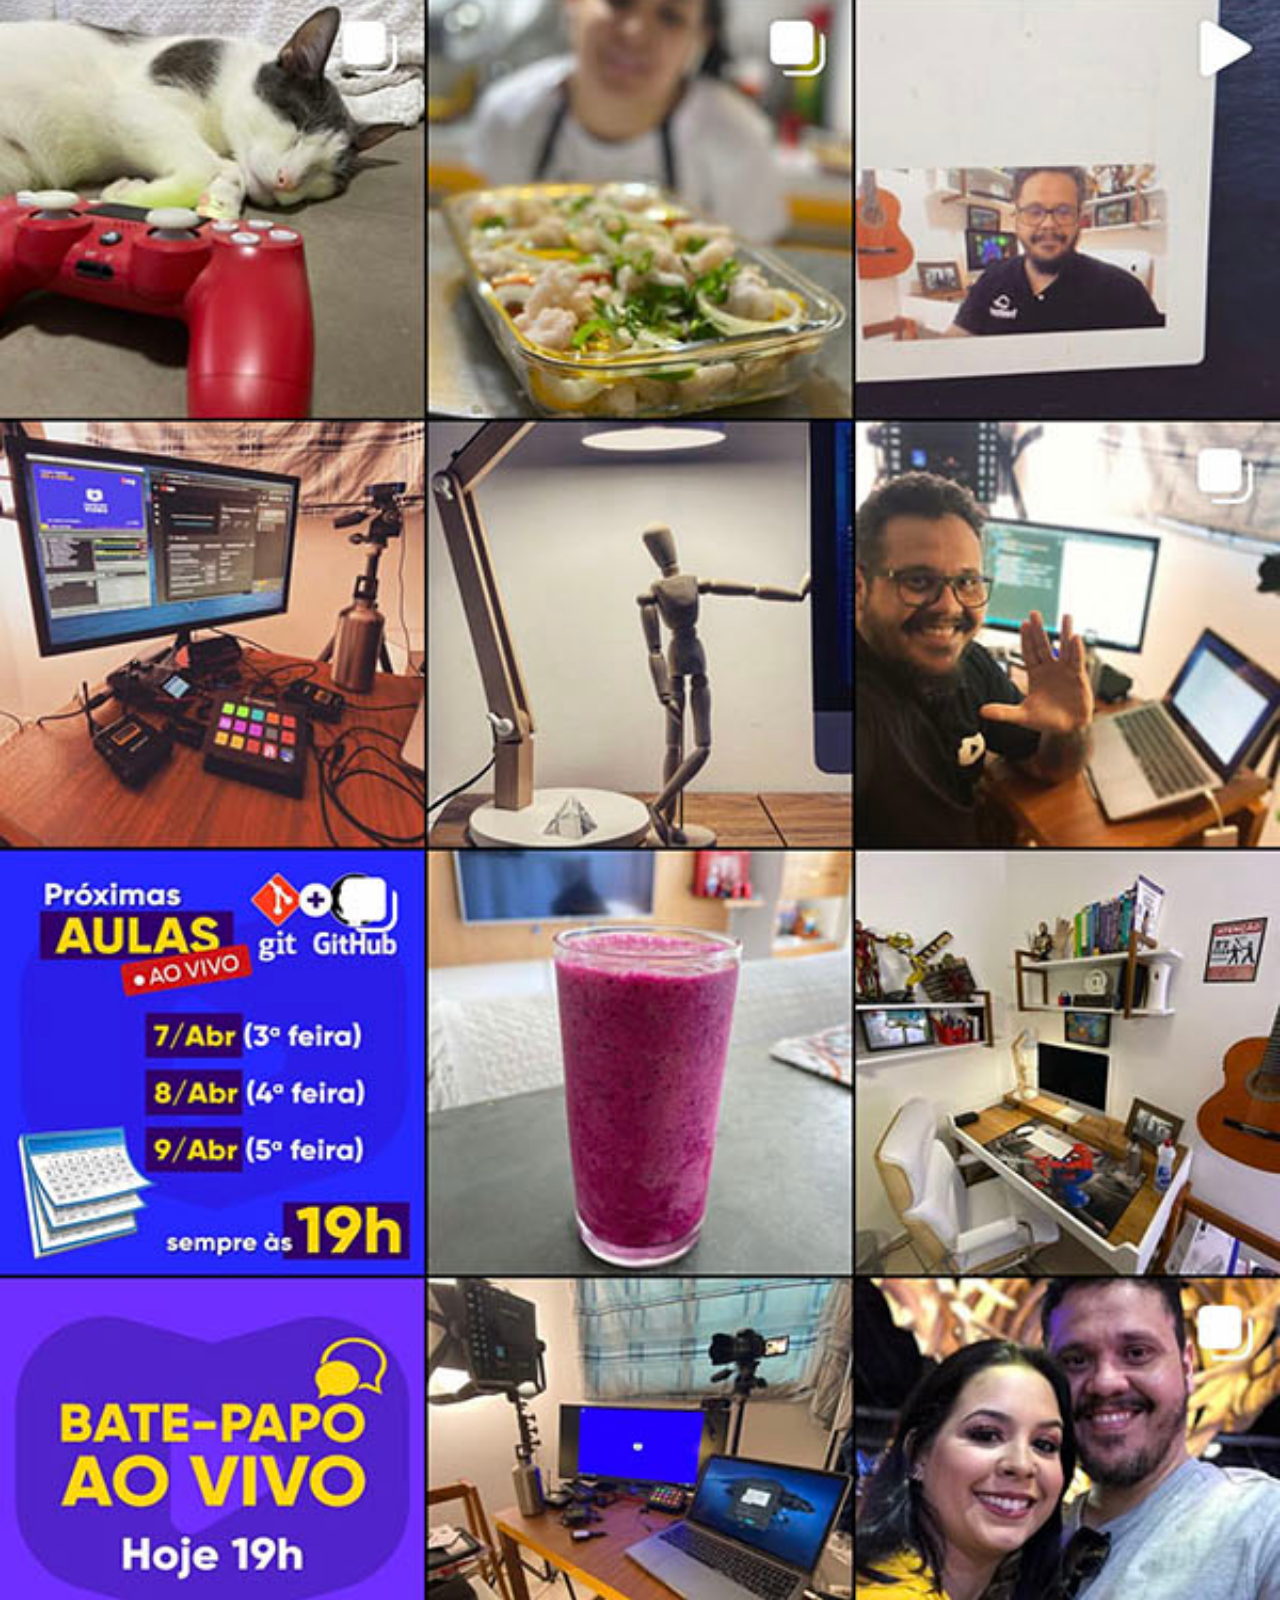
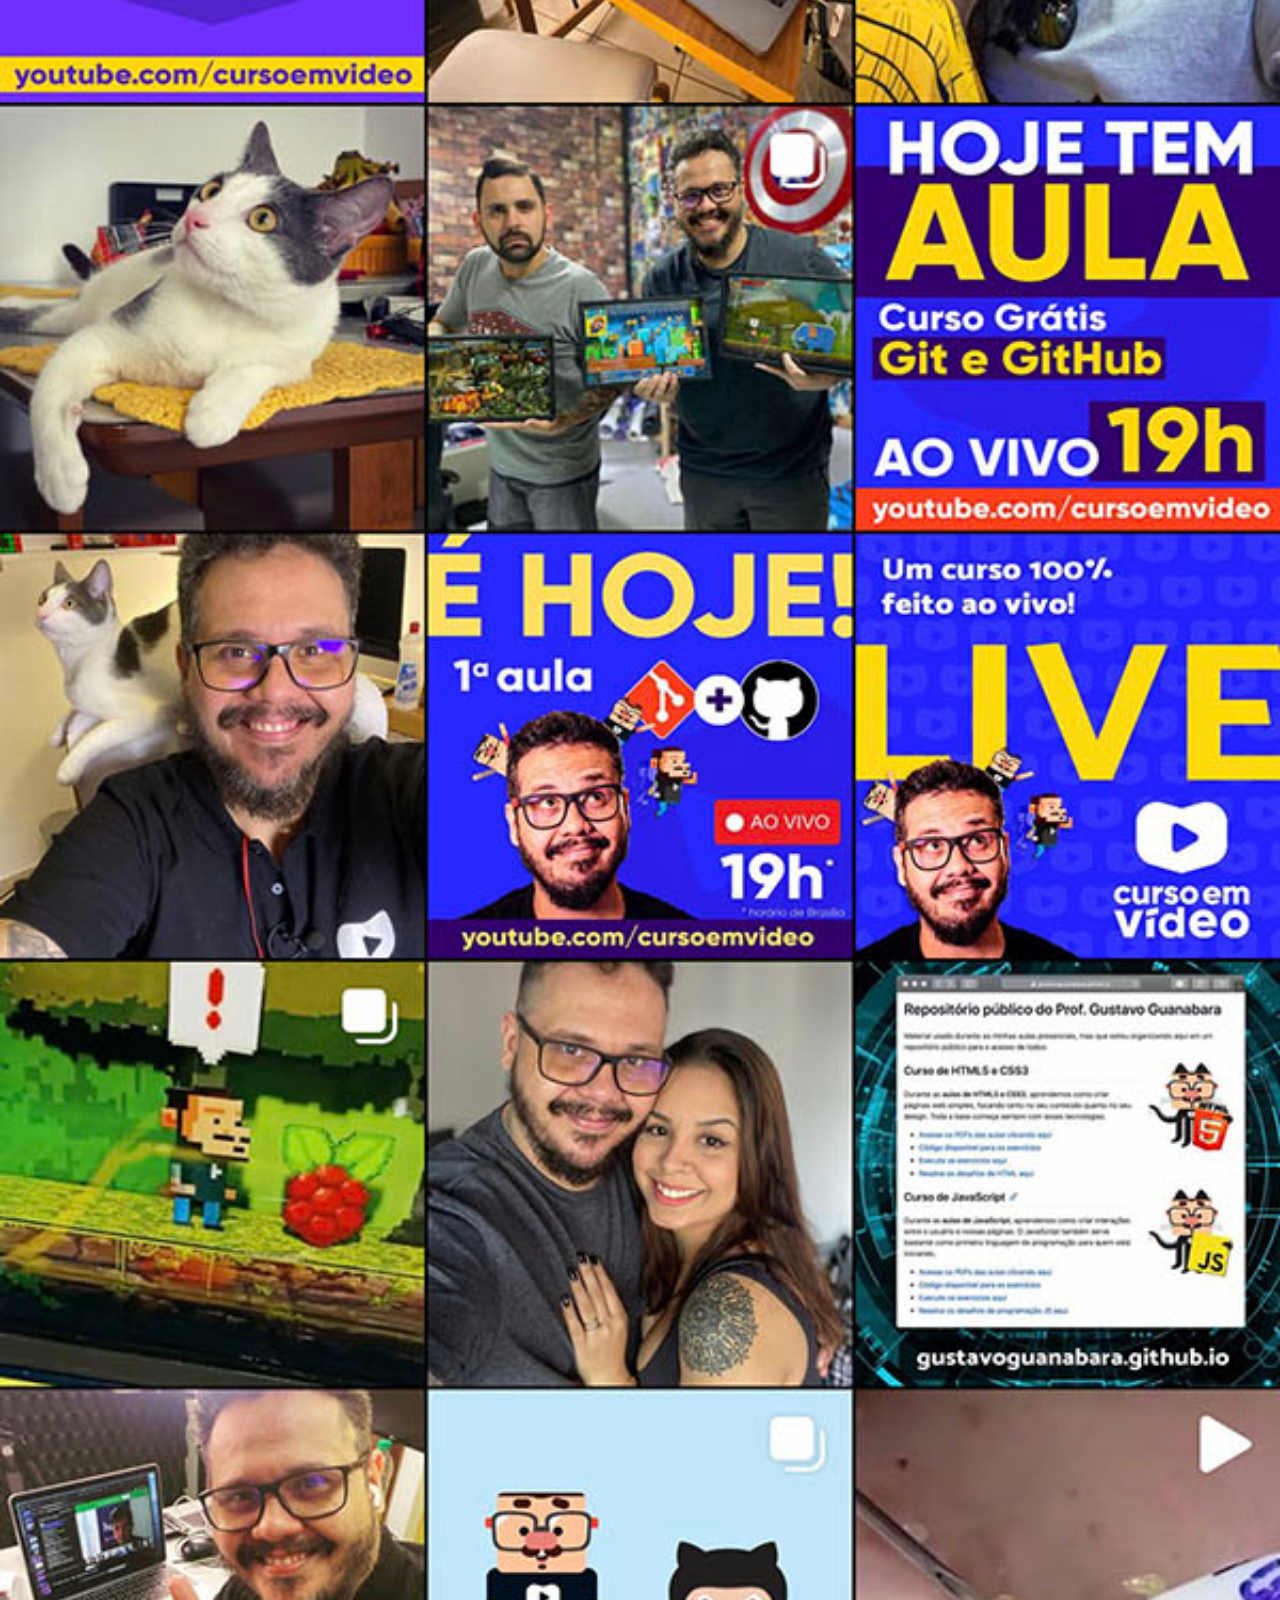
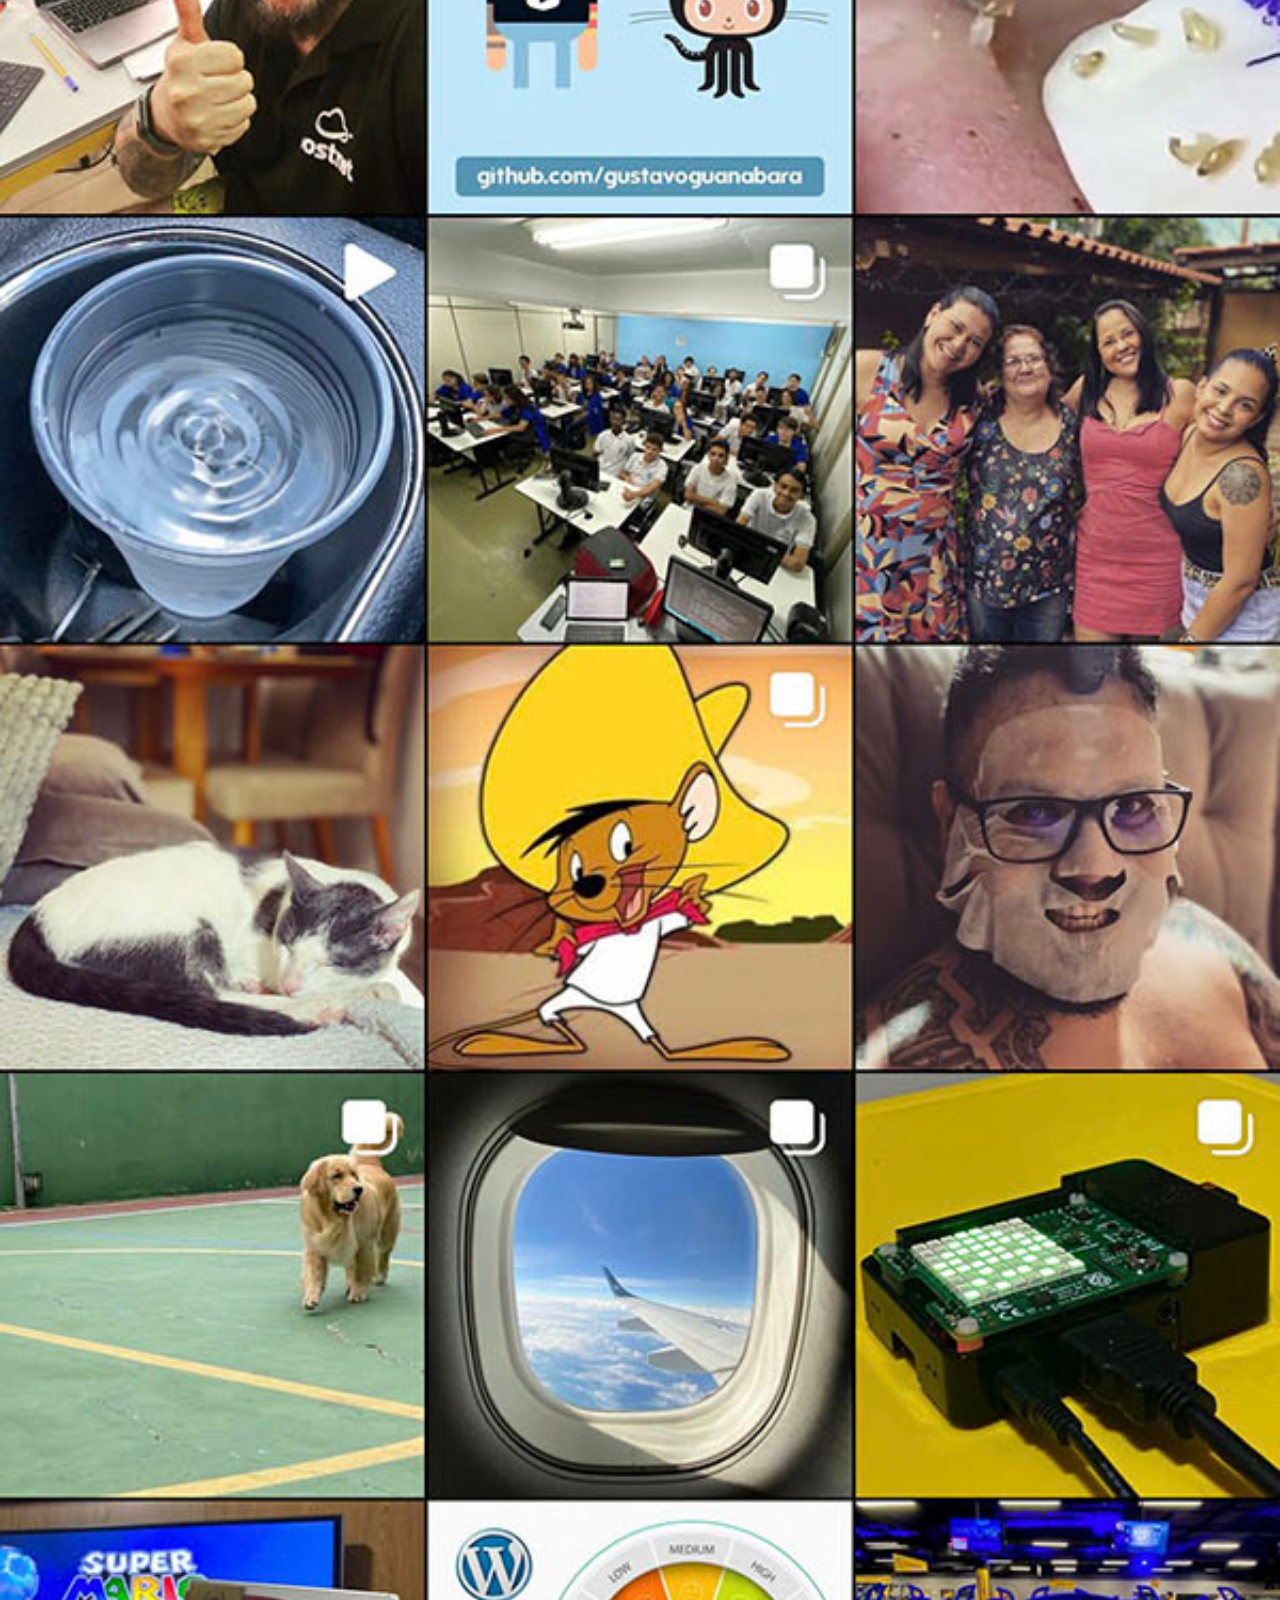
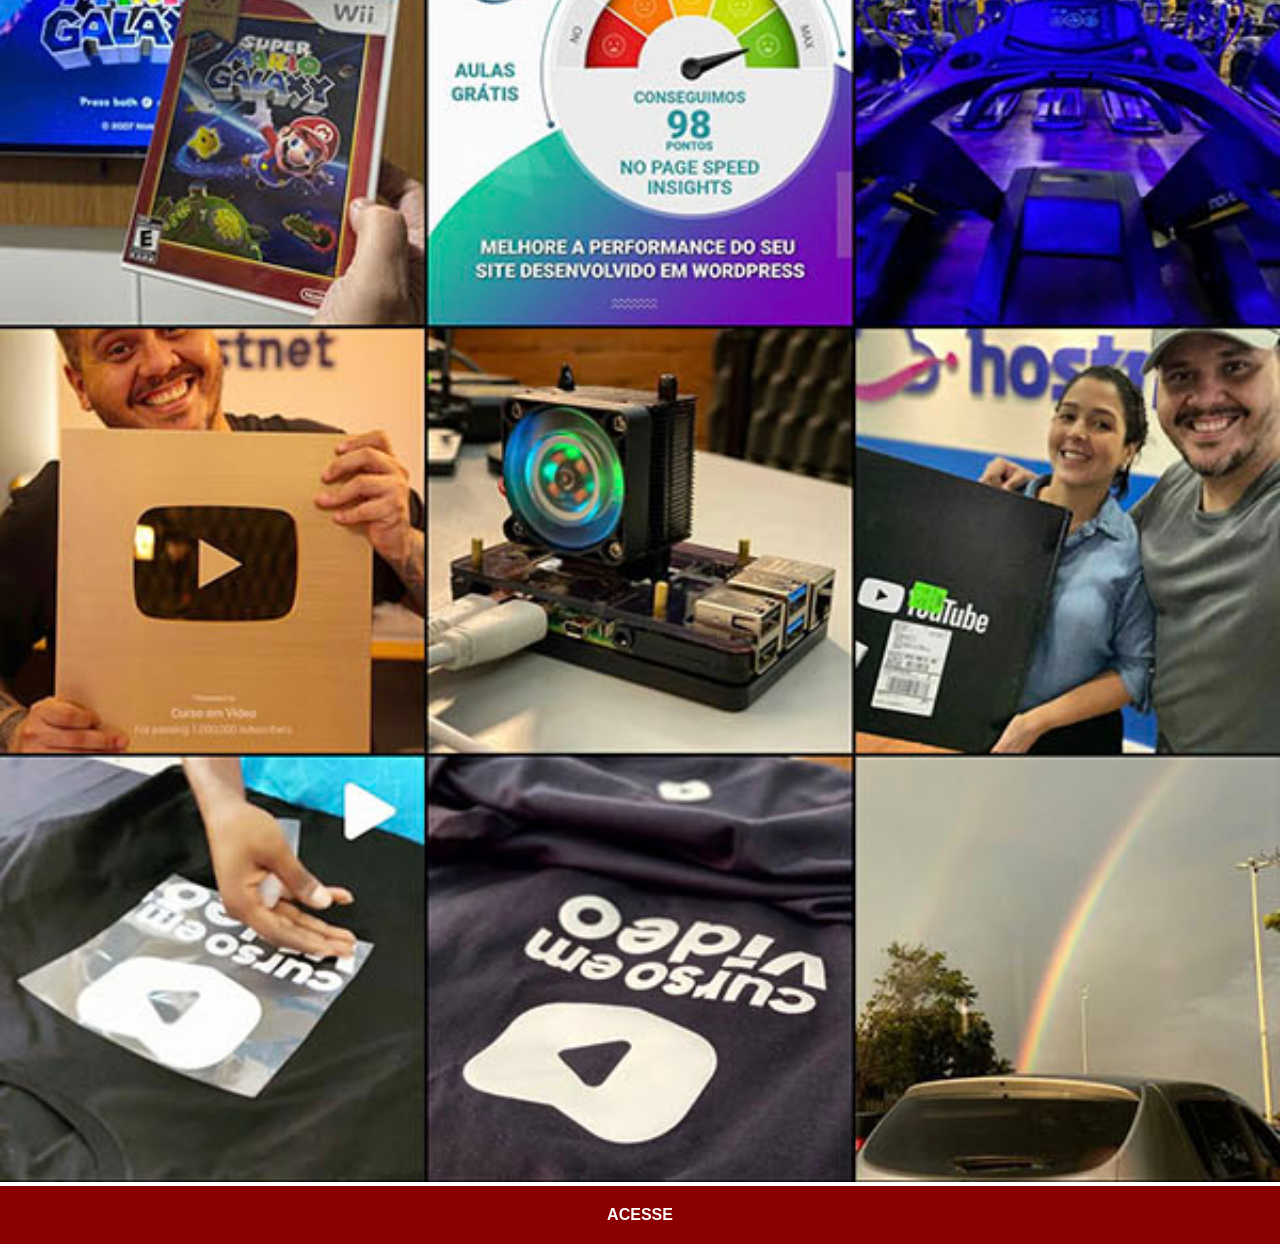
<file: instagram.html>
<!DOCTYPE html>
<html lang="pt-br">
<head>
    <meta charset="UTF-8">
    <meta name="viewport" content="width=device-width, initial-scale=1.0">
    <title>Instagram</title>
    <link rel="stylesheet" href="estilo/social.css">
</head>
<body>
    <img src="imagens/tela-instagram.jpg" alt="Instagram">
    <a href="https://www.instagram.com/gustavoguanabara/" target="_blank">ACESSE</a>
</body>
</html>
</file>
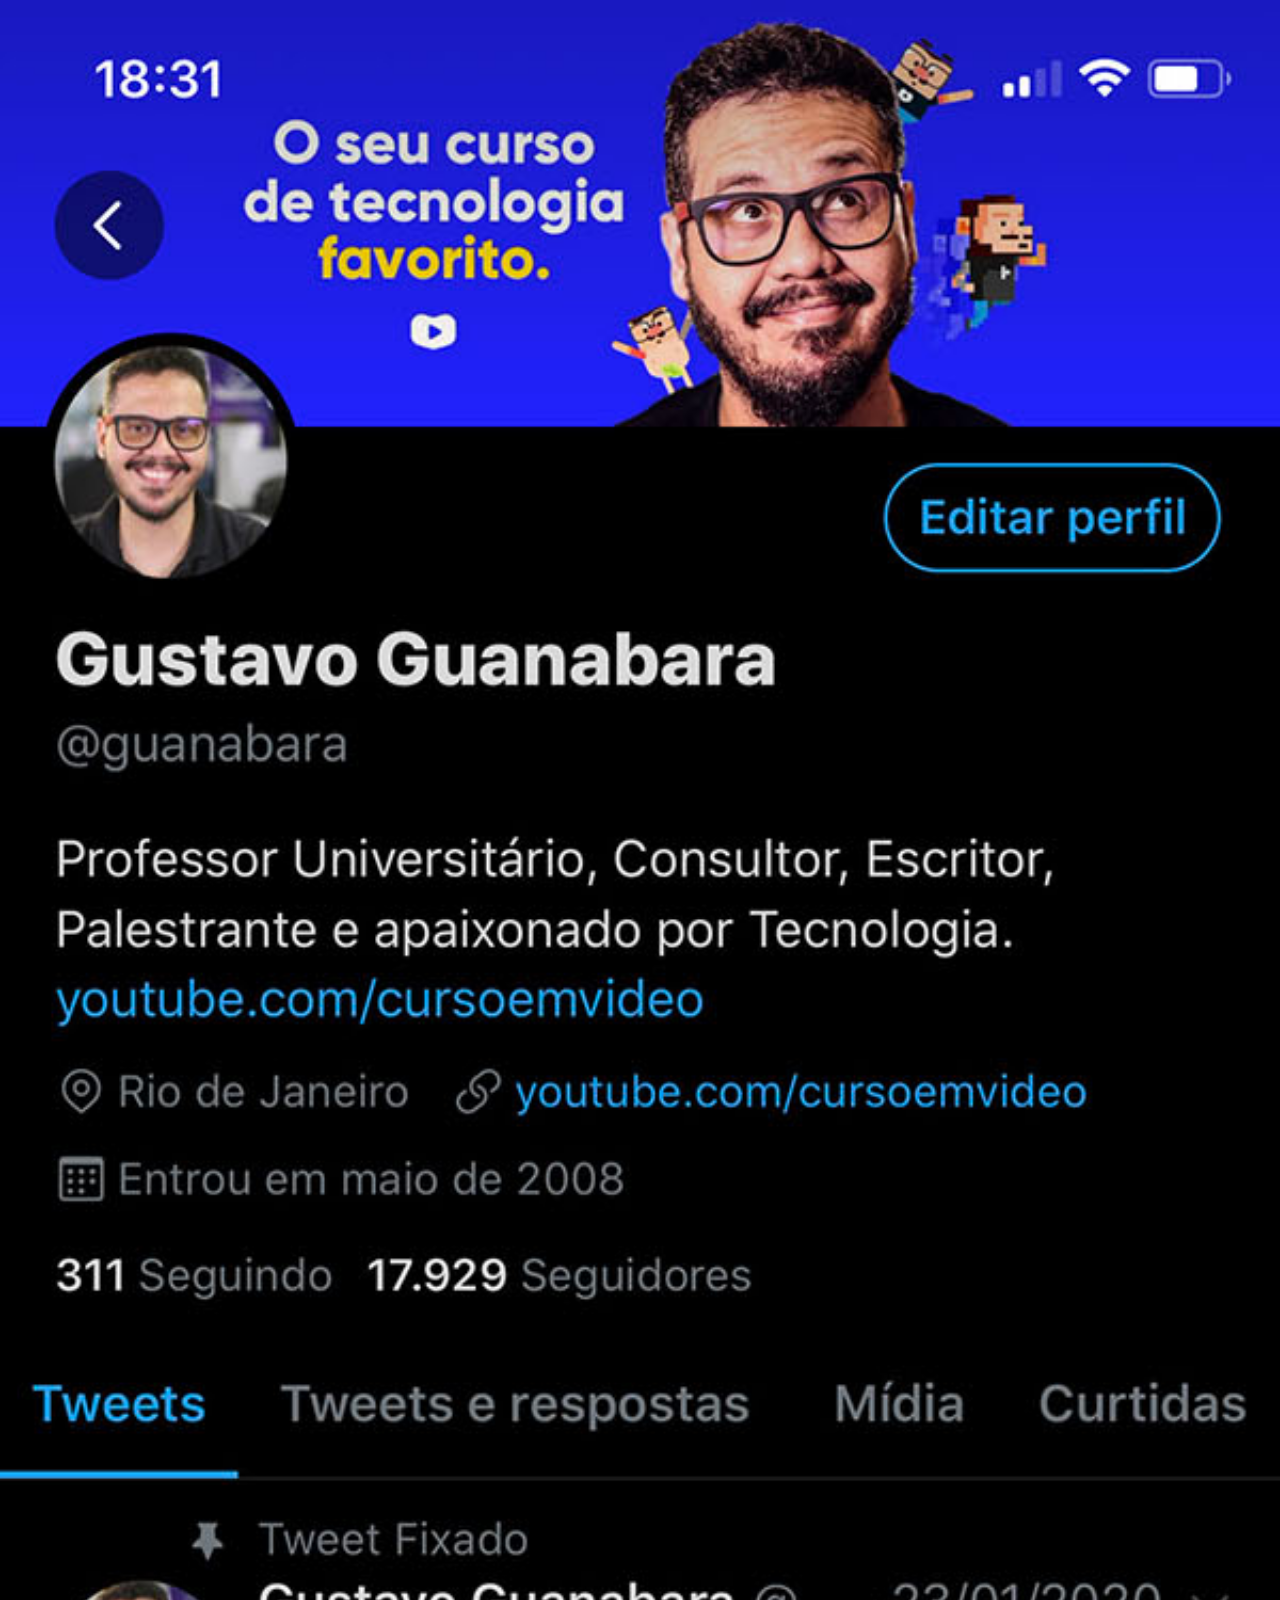
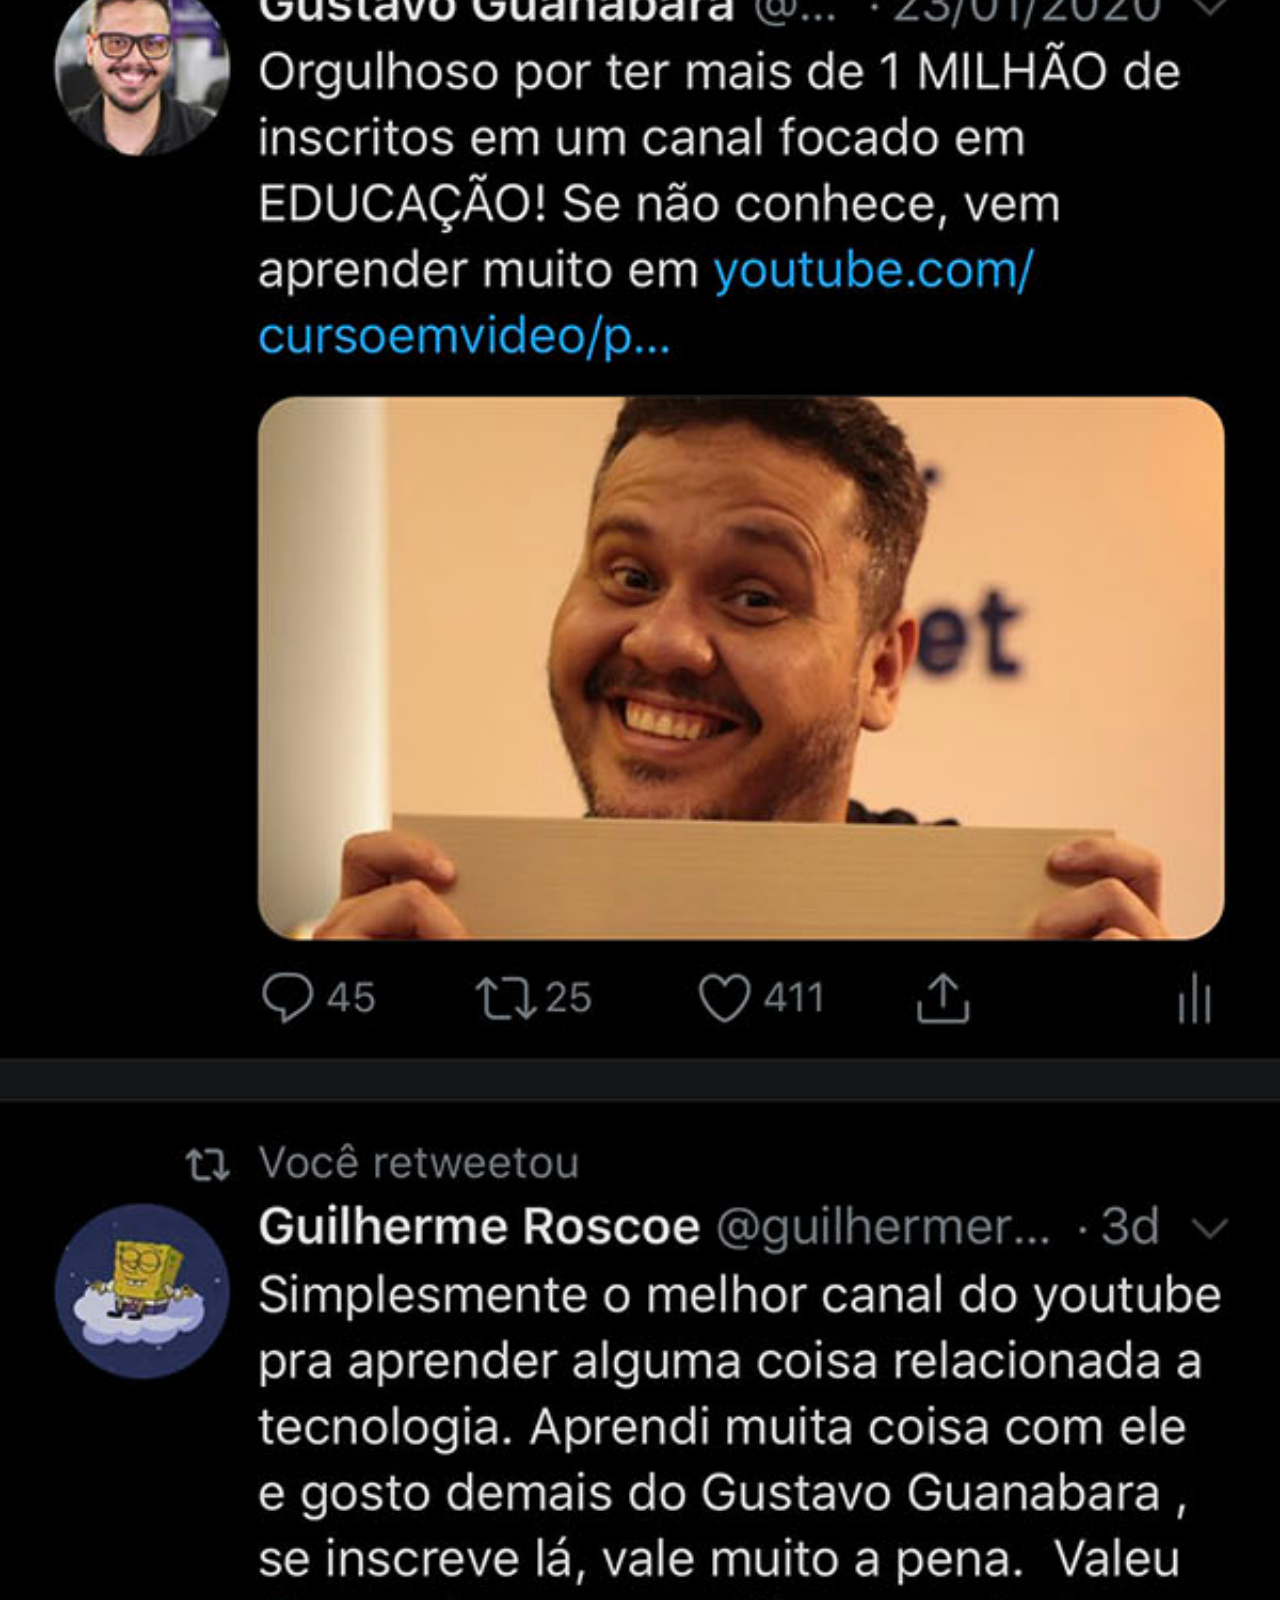
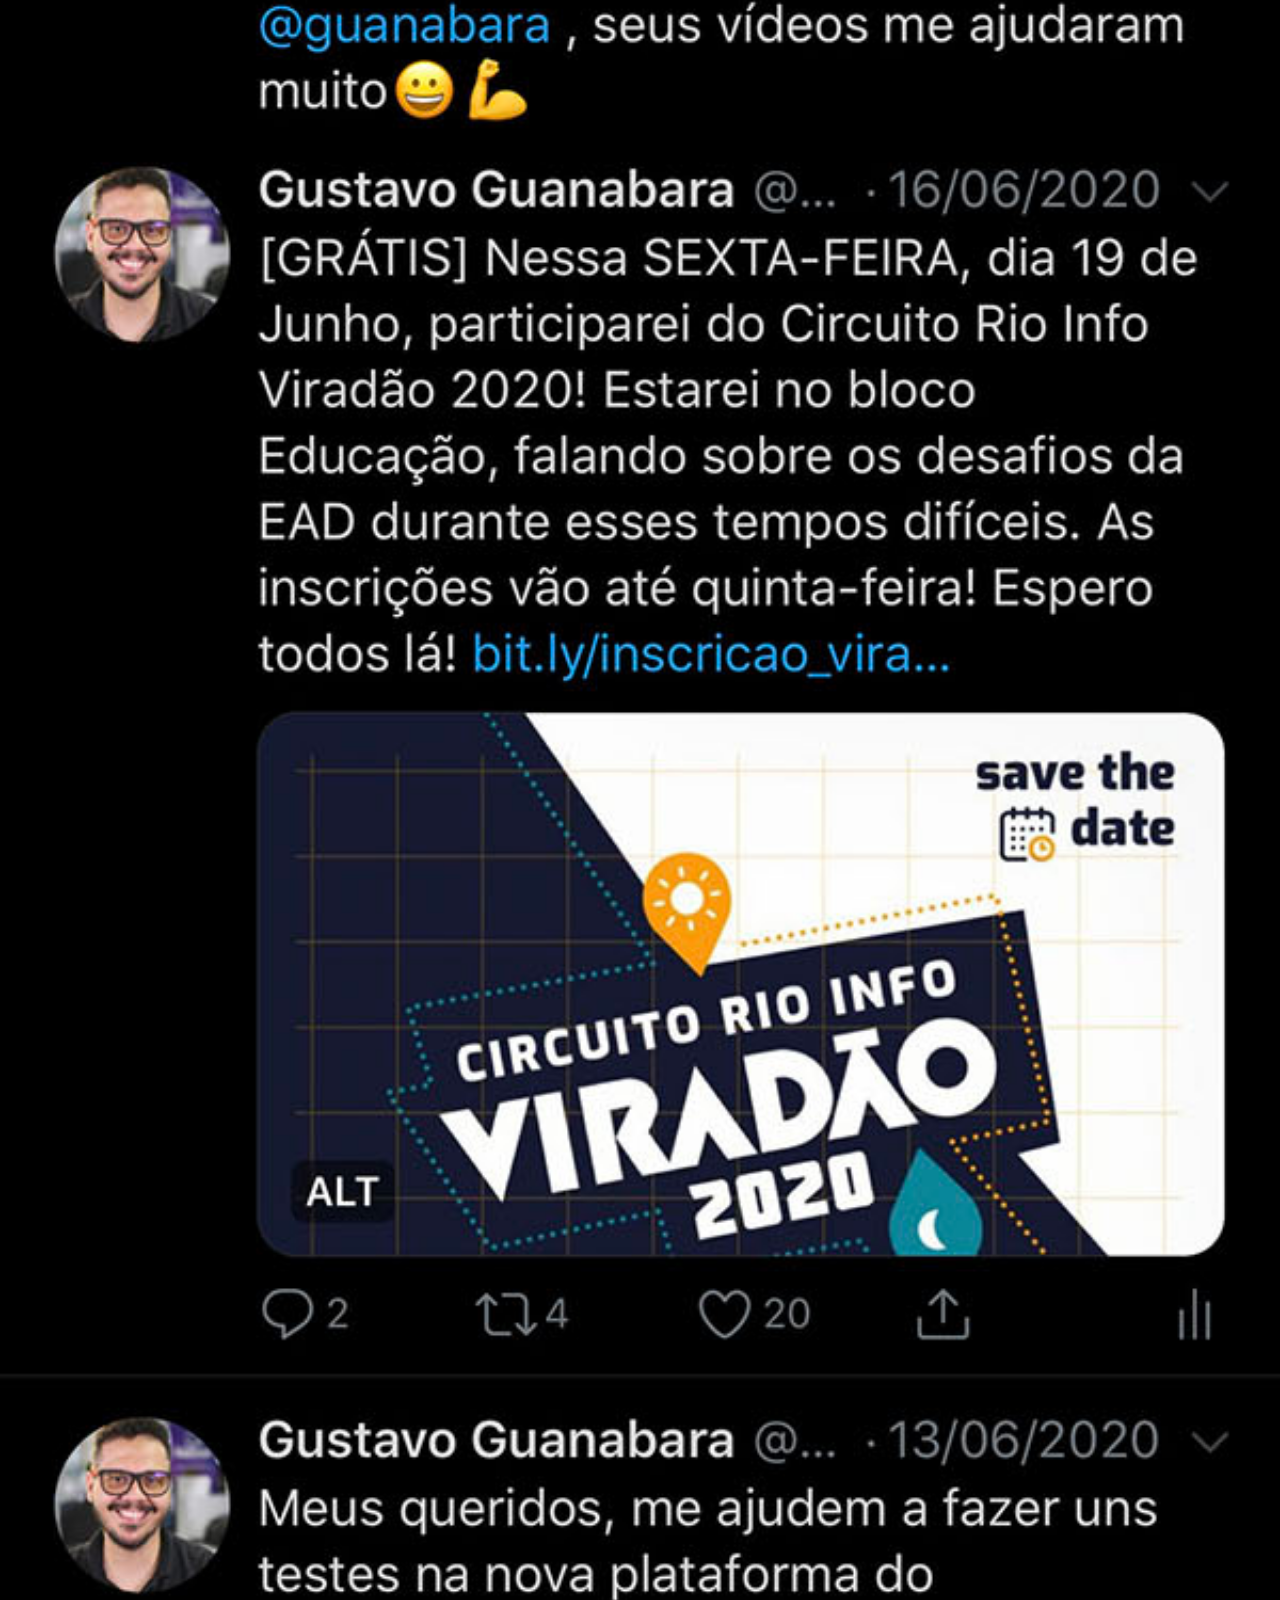
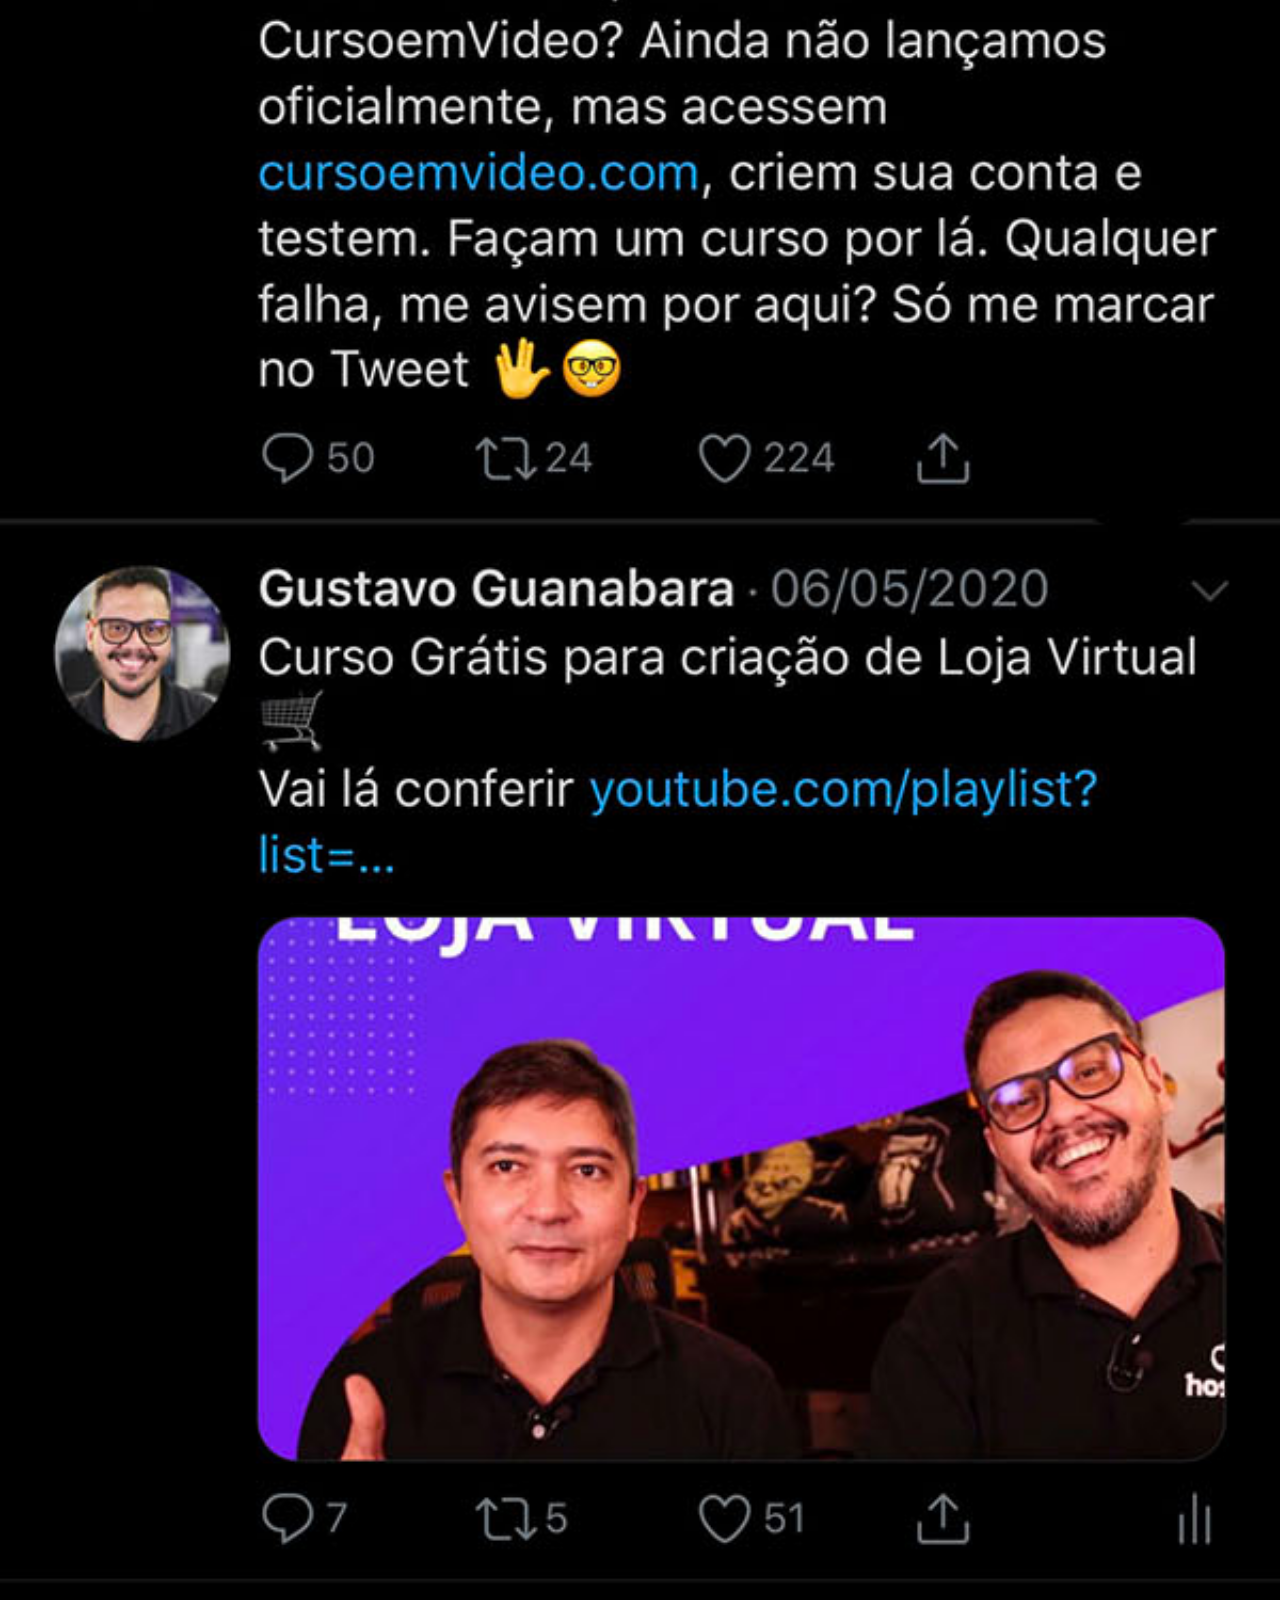
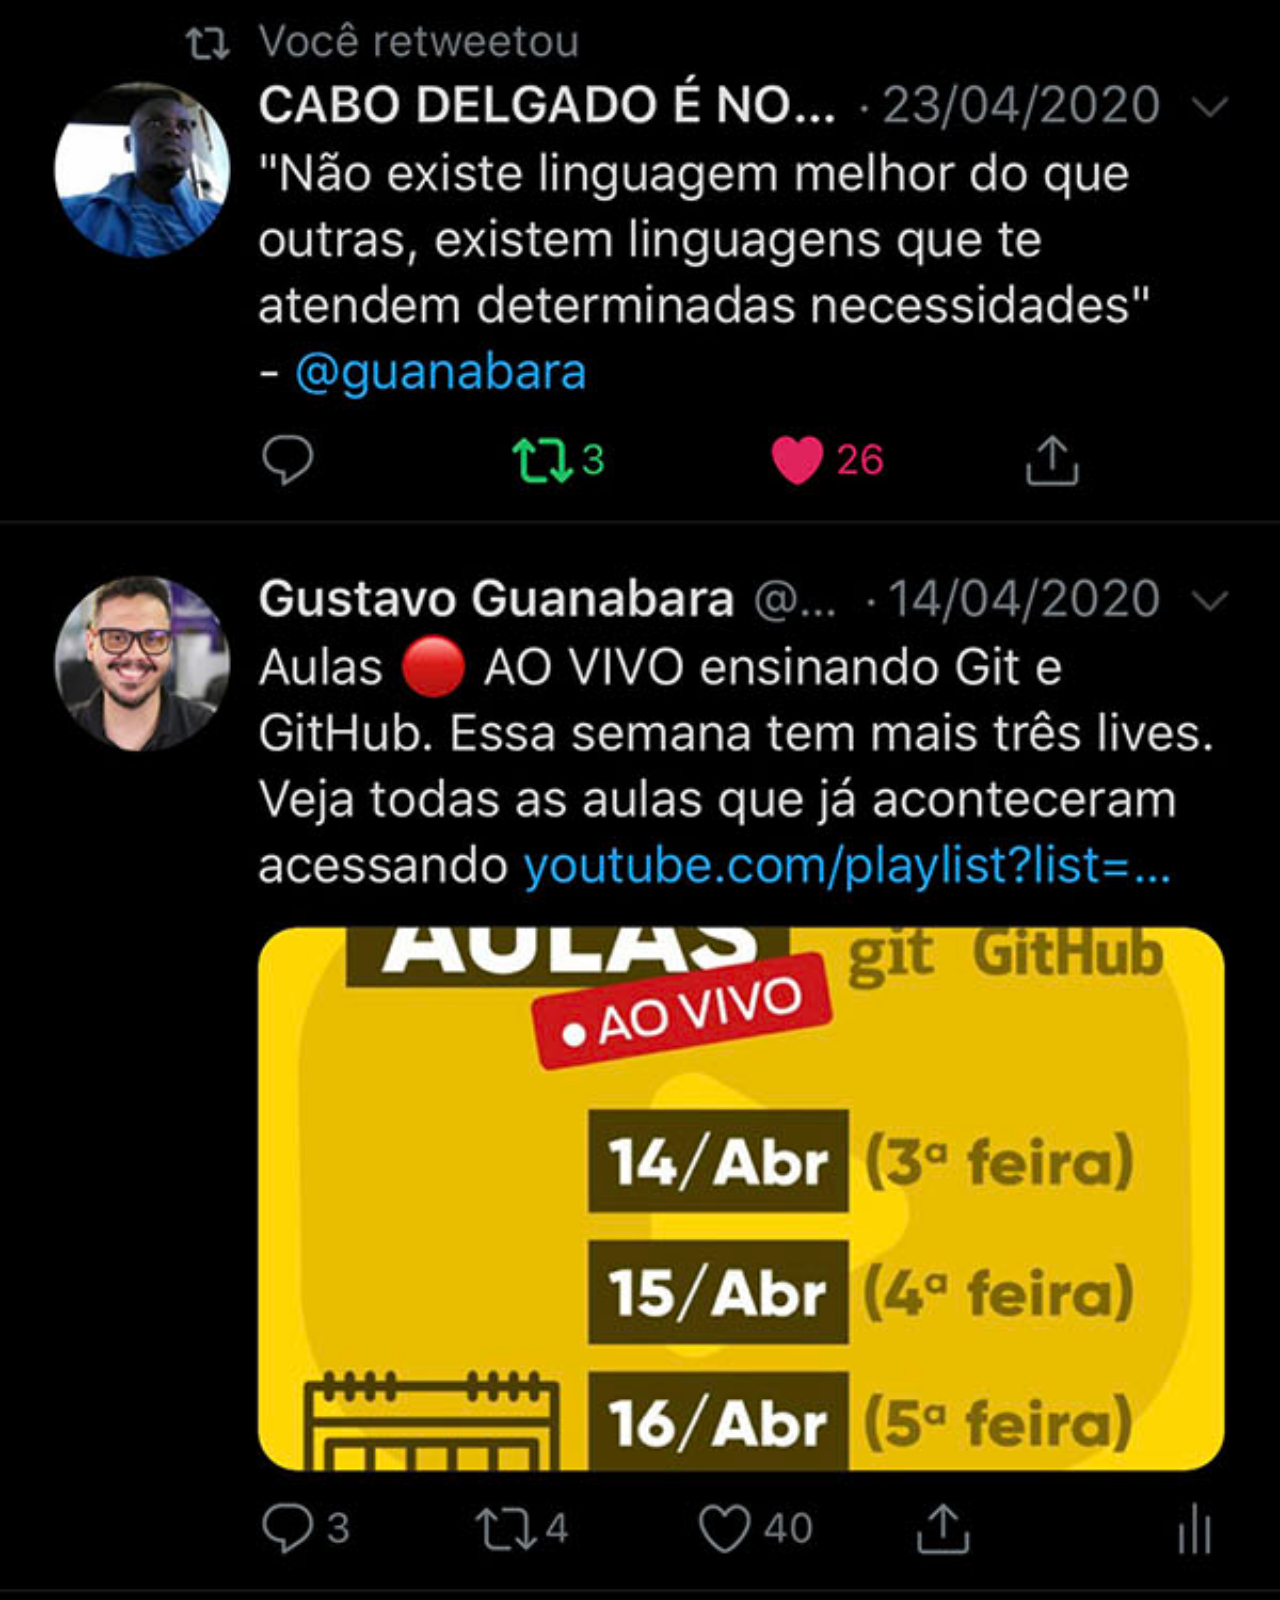
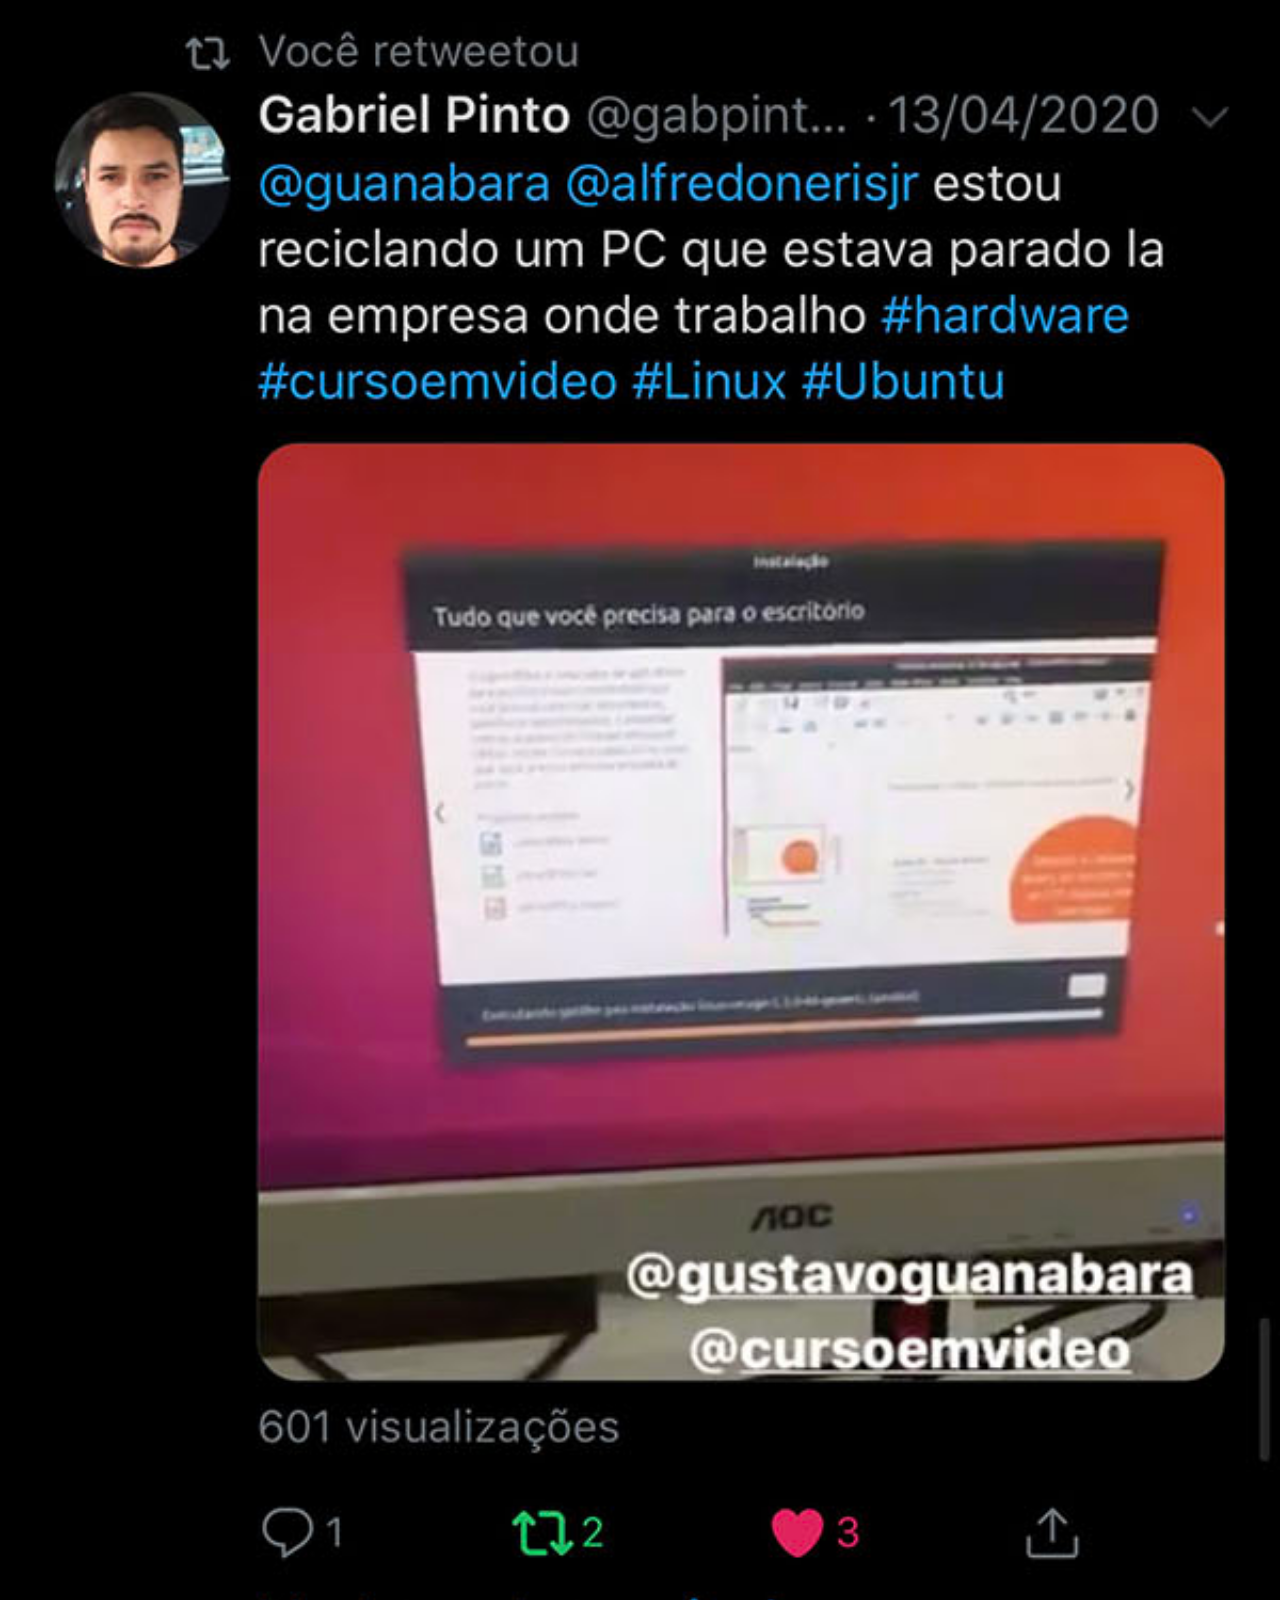
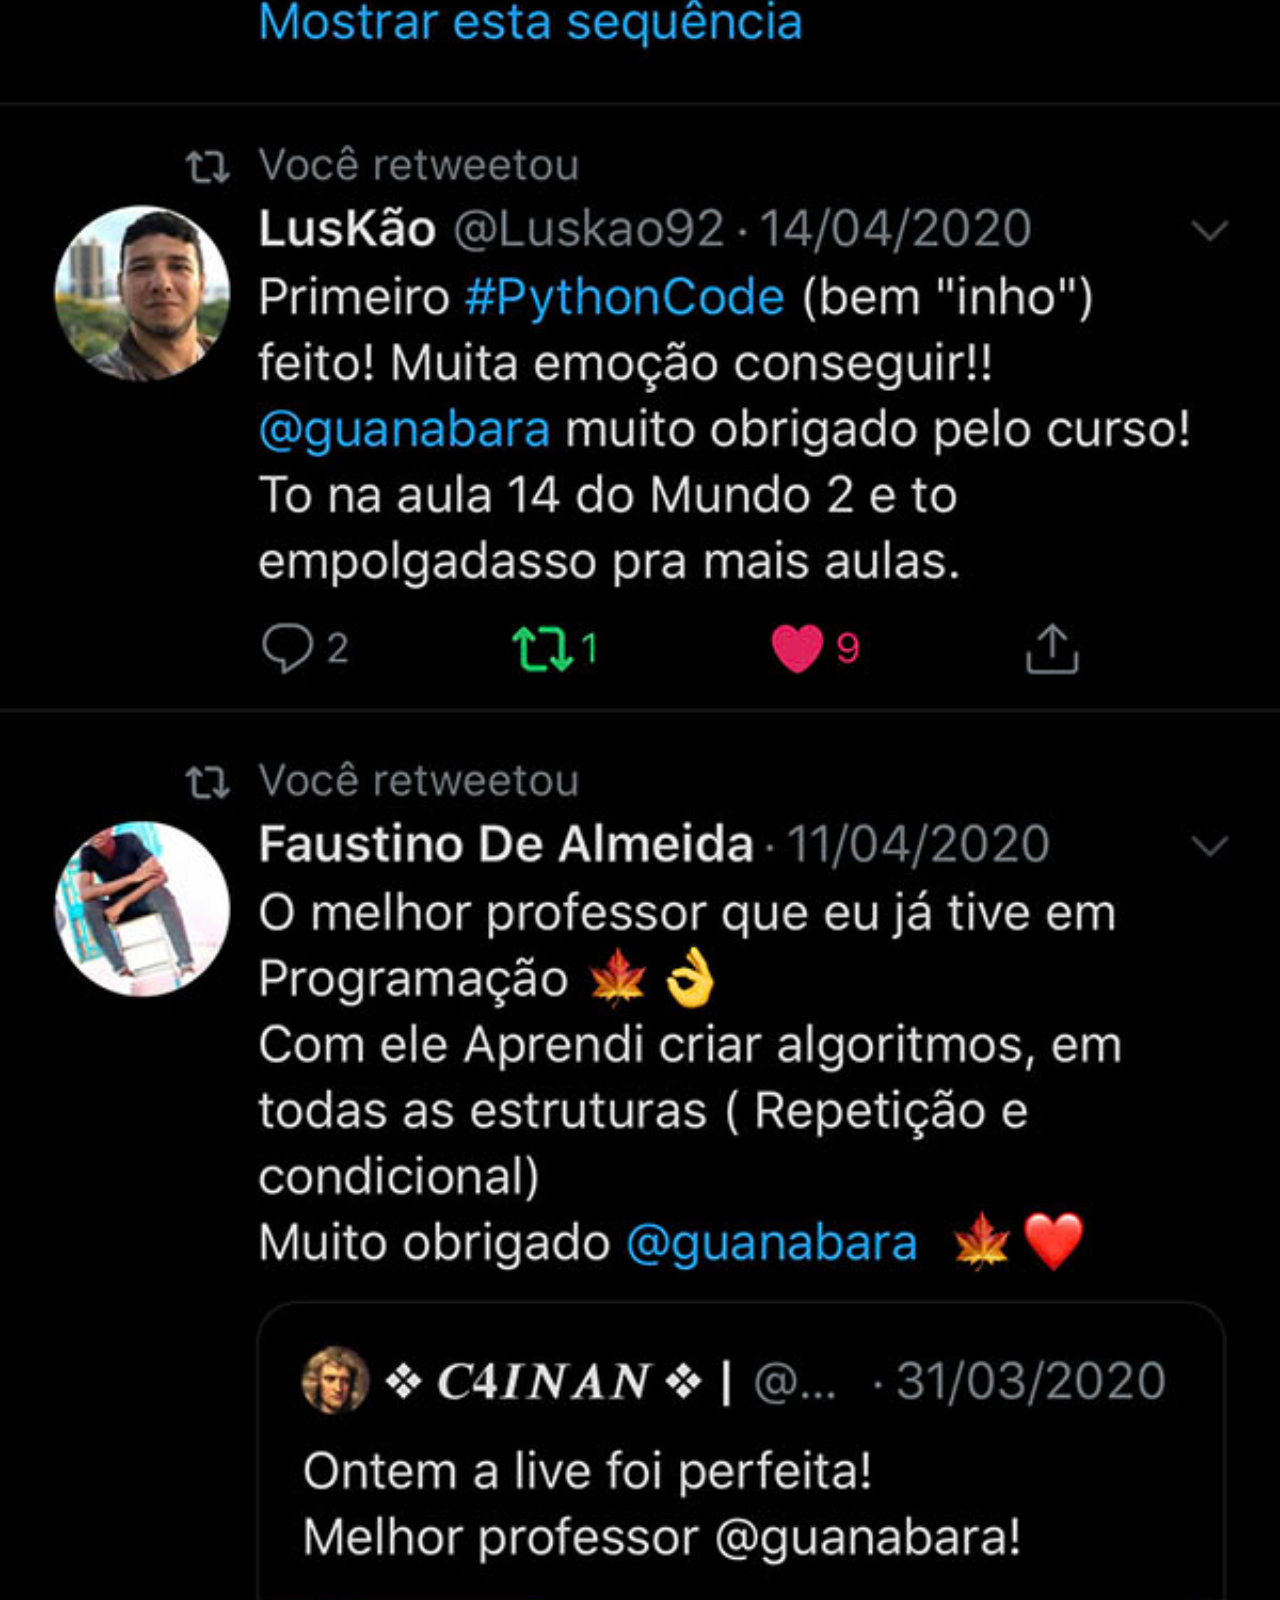
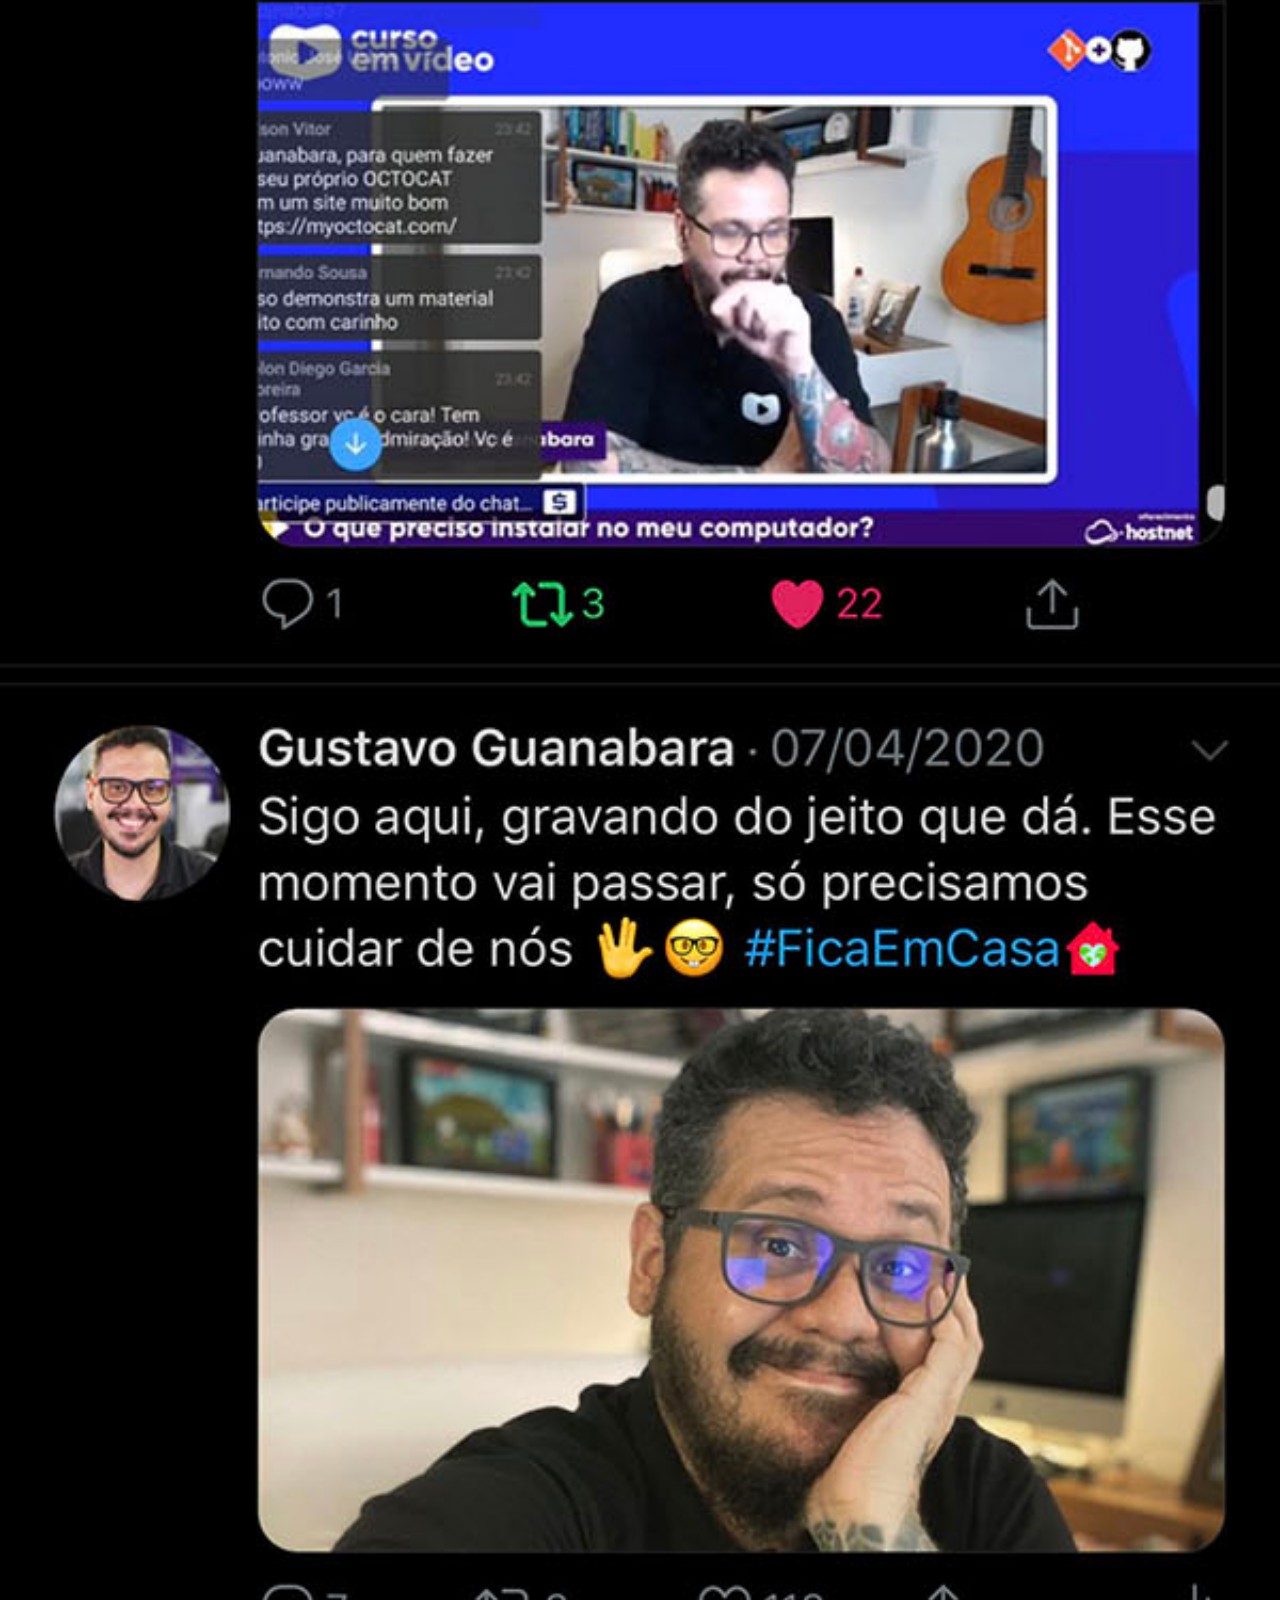
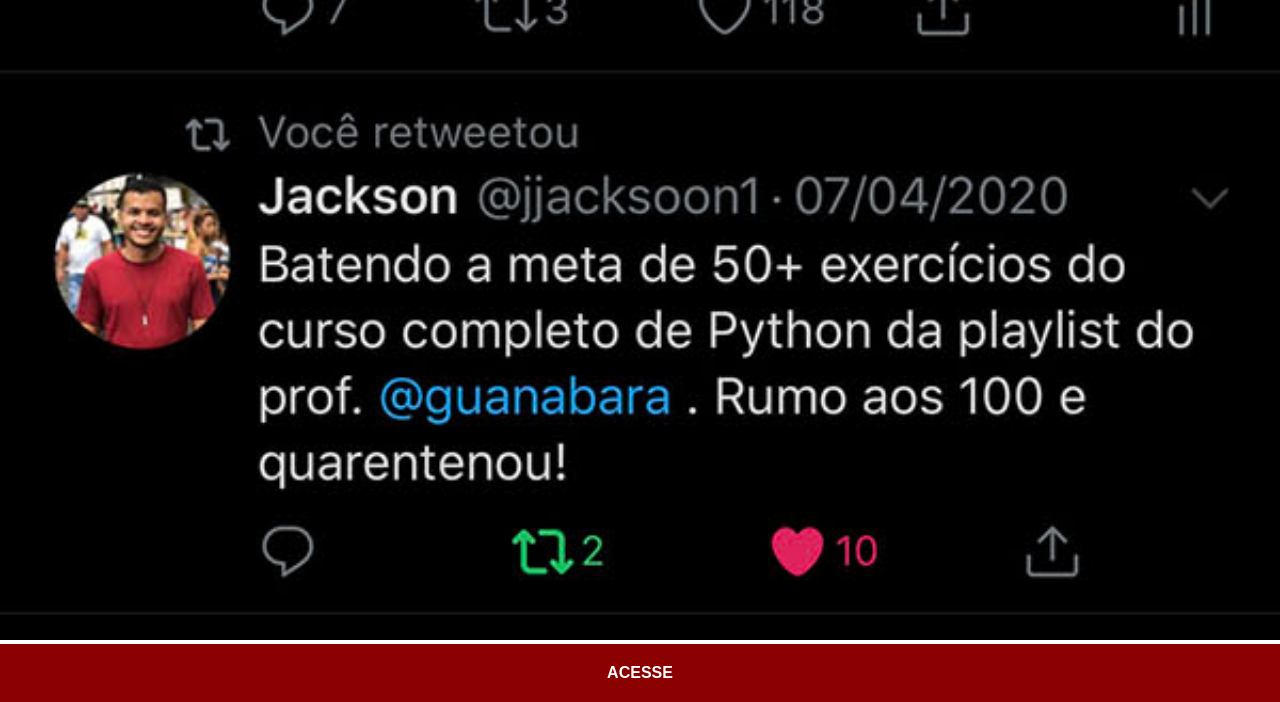
<file: twitter.html>
<!DOCTYPE html>
<html lang="pt-br">
<head>
    <meta charset="UTF-8">
    <meta name="viewport" content="width=device-width, initial-scale=1.0">
    <title>Twitter</title>
    <link rel="stylesheet" href="estilo/social.css">
</head>
<body>
    <img src="imagens/tela-twitter.jpg" alt="Twitter">
    <a href="https://github.com/twitter" target="_blank">ACESSE</a>
</body>
</html>
</file>
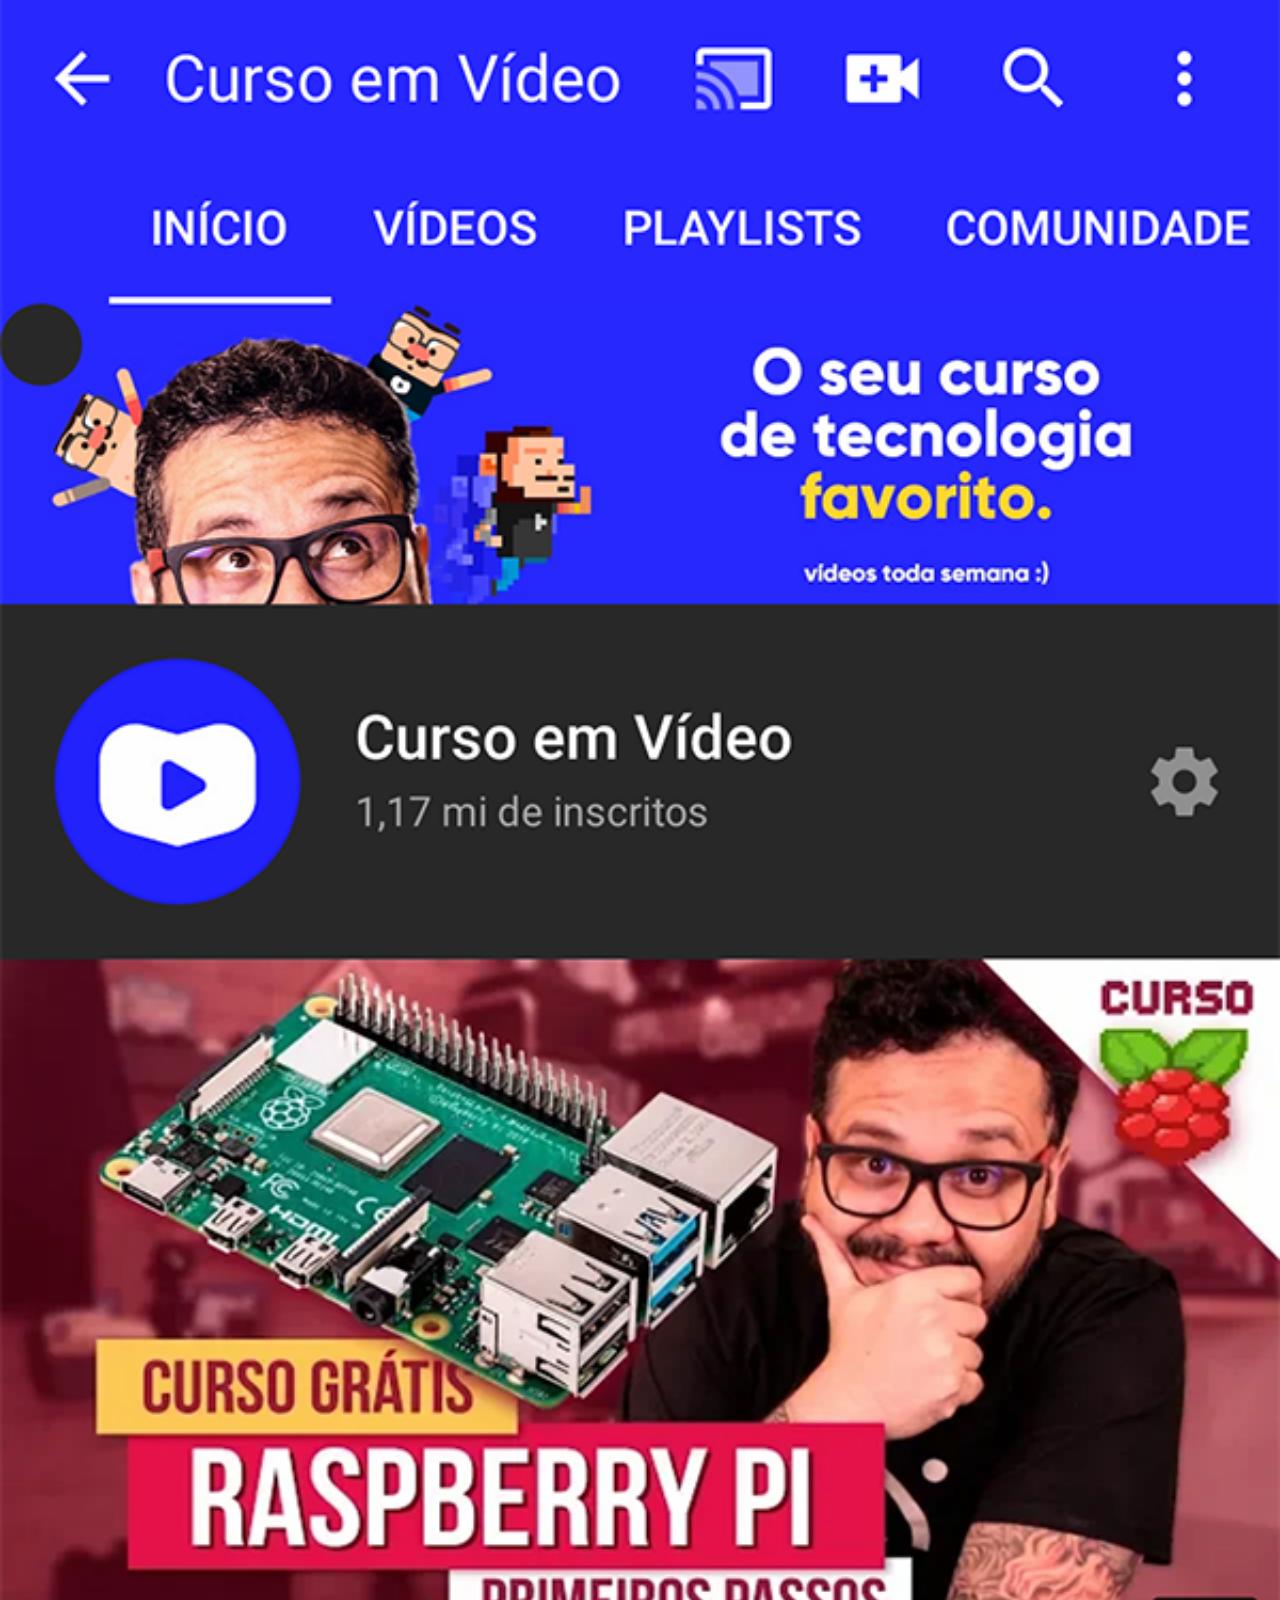
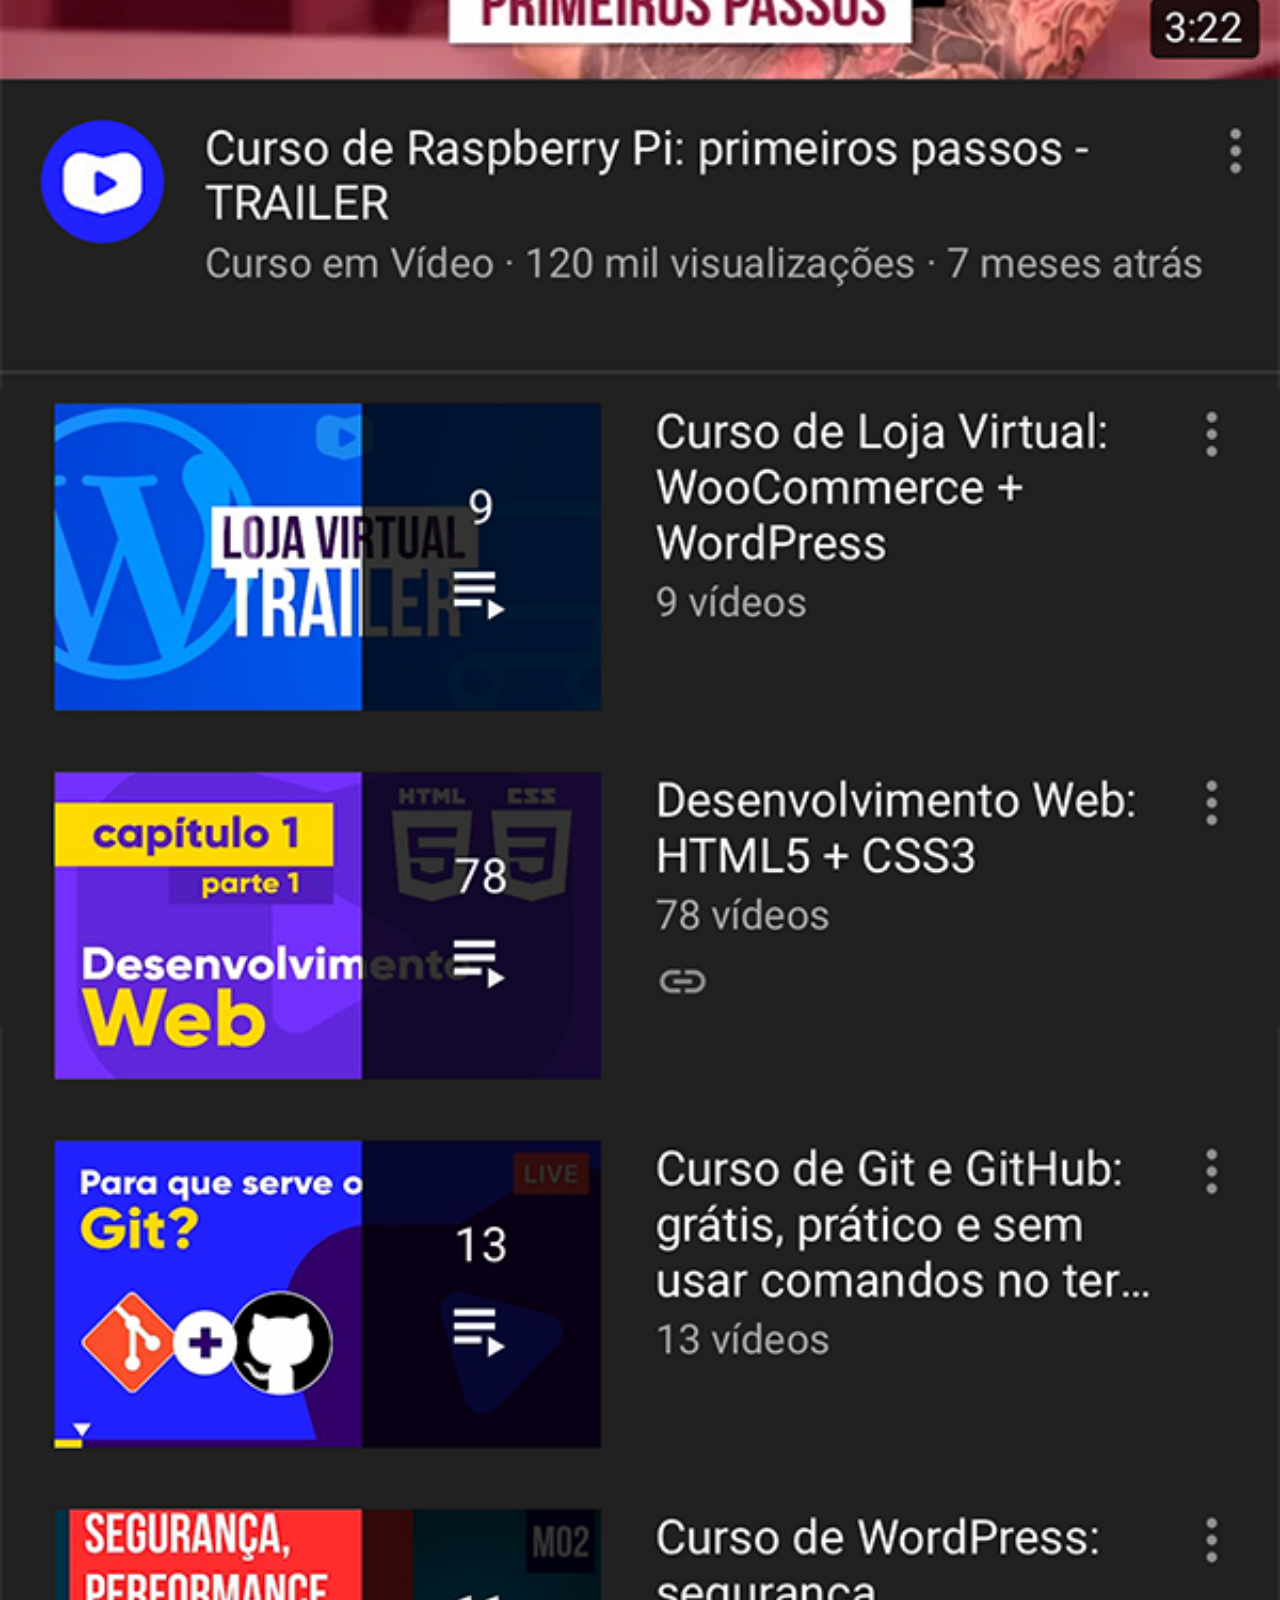
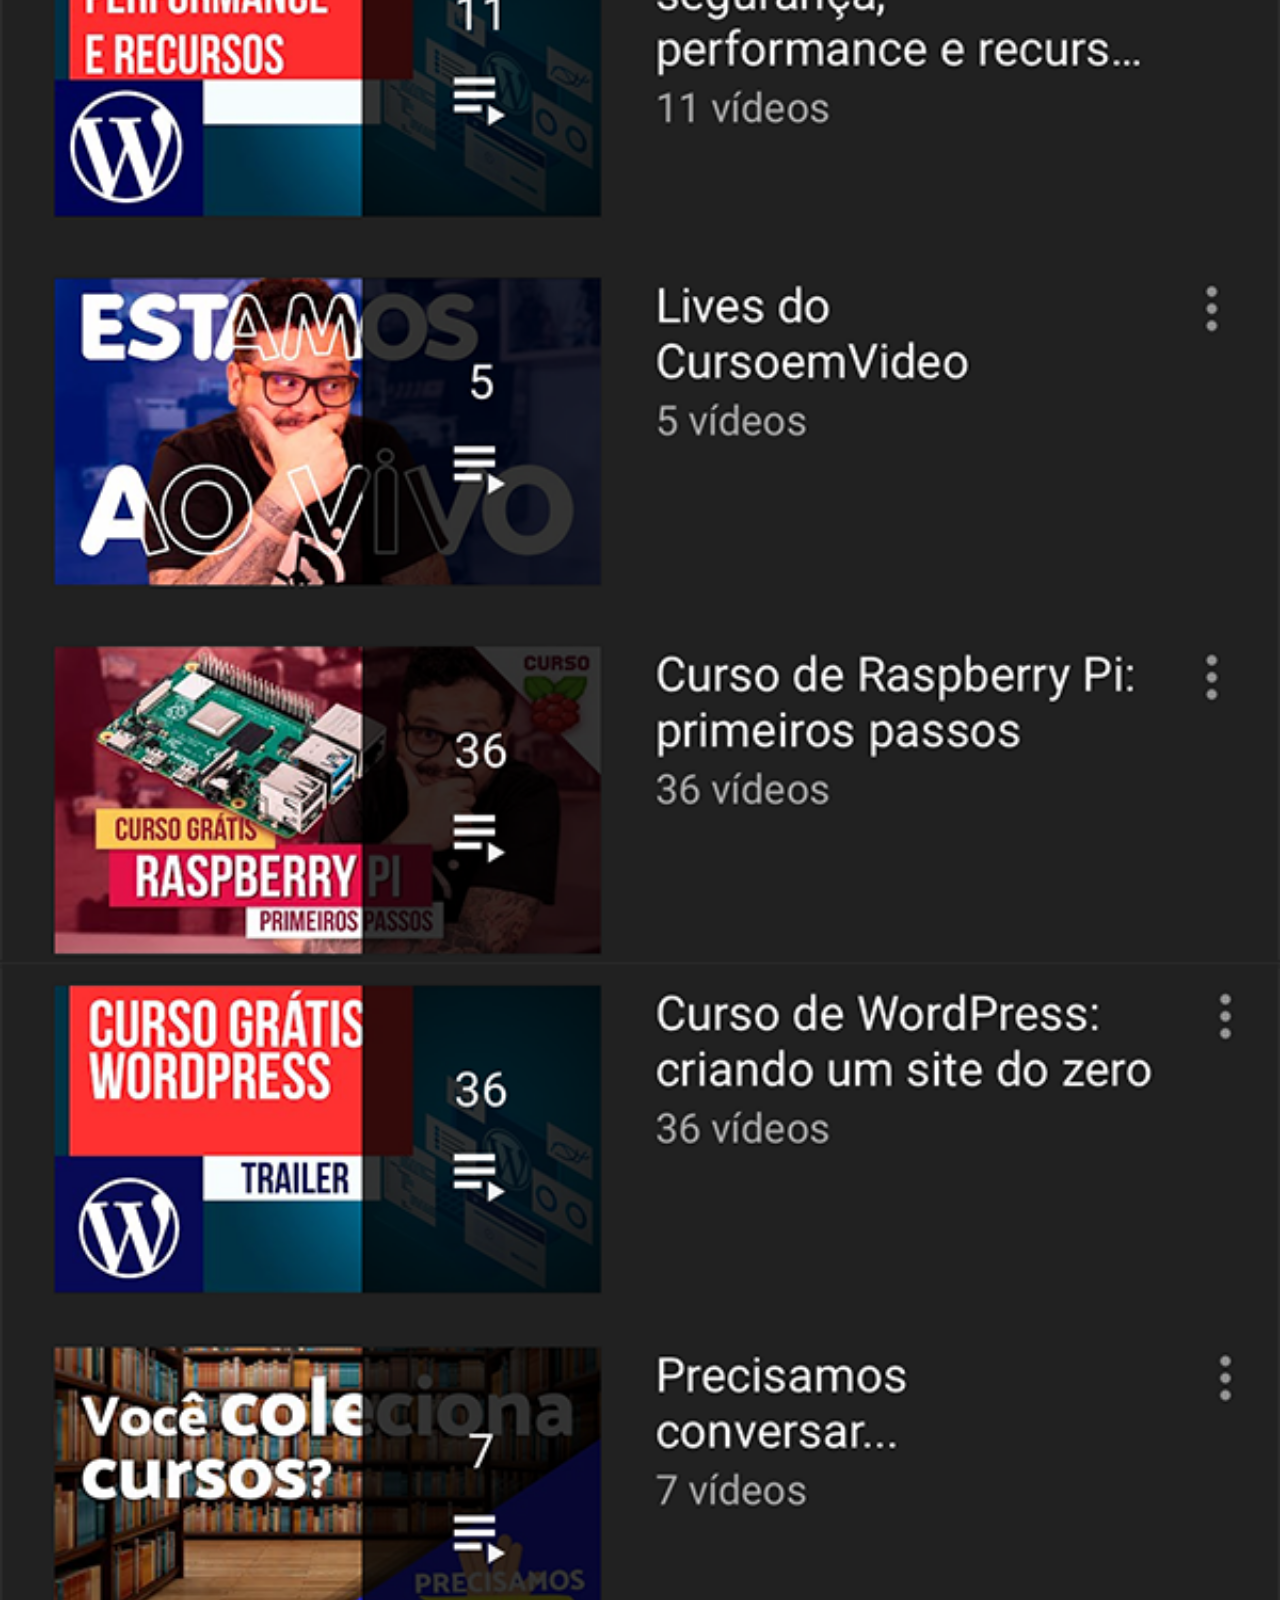
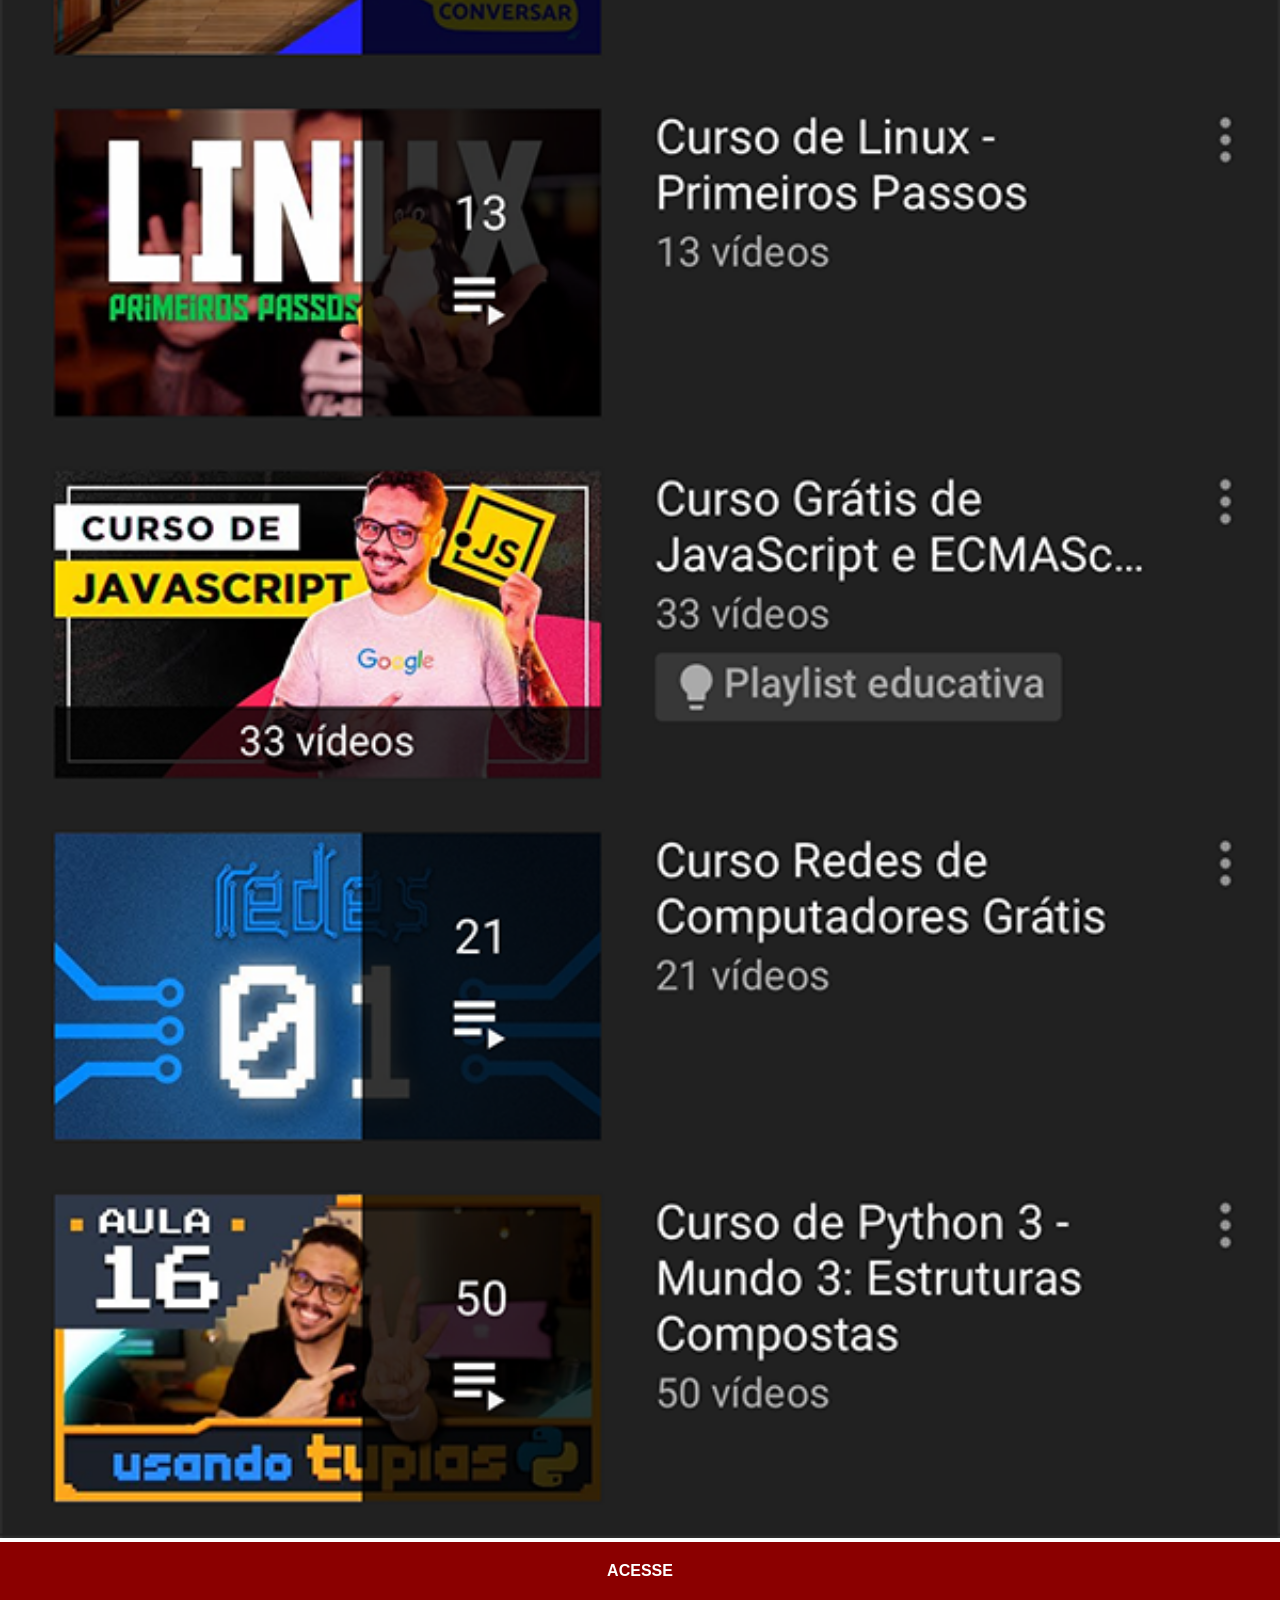
<file: youtube.html>
<!DOCTYPE html>
<html lang="pt-br">
<head>
    <meta charset="UTF-8">
    <meta name="viewport" content="width=device-width, initial-scale=1.0">
    <title>YouTube</title>
    <link rel="stylesheet" href="estilo/social.css">
</head>
<body>
    <img src="imagens/tela-youtube.png" alt="YouTube">
    <a href="https://www.youtube.com/c/CursoemV%C3%ADdeo/playlists" target="_blank">ACESSE</a>
</body>
</html>
</file>
<file: estilos/style.css>
@charset "UTF-8";

*{
    margin: 0px;
    padding: 0px;
    font-family: Arial, Helvetica, sans-serif;
}

html, body {
    height: 100vh;
    width: 100vw;
    background-color: black;
}

body {
    background: url('../imagens/fundo-madeira.jpg' )no-repeat top center;
    background-size: cover;
    background-attachment: fixed;
}

main {
    position: relative;
    height: 100vh;
}

section#telefone {
    position: absolute;
    top: 50%;
    left: 50%;
    transform: translate(-50%, -50%);

    height: 627px;
    width: 311px;
    background: url(../imagens/frame-iphone.png) no-repeat;
}

iframe#tela {
    position: relative;
    top: 80px;
    left: 22px;
    width: 267px;
    height: 471px;
}

section#redes-sociais {
    text-align: right;
}

section#redes-sociais img {
    width: 50px;
    margin: 10px;
    border-radius: 50%;
    box-shadow: 2px 2px 5px rgba(0, 0, 0, 0.400);
}

section#redes-sociais img:hover {
    border: 2px solid rgba(255, 255, 255, 0.637);
    transform: translate(-3px, -3px);
    box-shadow: 5px 5px 10px rgba(0, 0, 0, 0.663);
    transition: transform 0.3s border 1s;
}
</file>
<file: estilo/social.css>
@charset "UTF-8";

* {
            margin: 0px;
            padding: 0px;
            font-family: Arial, Helvetica, sans-serif;
        }

        ::-webkit-scrollbar {
            width: 0px;
            height: 0px;
        }

        img {
            width: 100vw;
        }

        a {
            display: block;
            background-color: darkred;
            color: white;
            padding: 20px;
            text-align: center;
            font-weight: bolder;
            text-decoration: none;
        }

        a:hover {
            background-color: red;
        }
</file>
